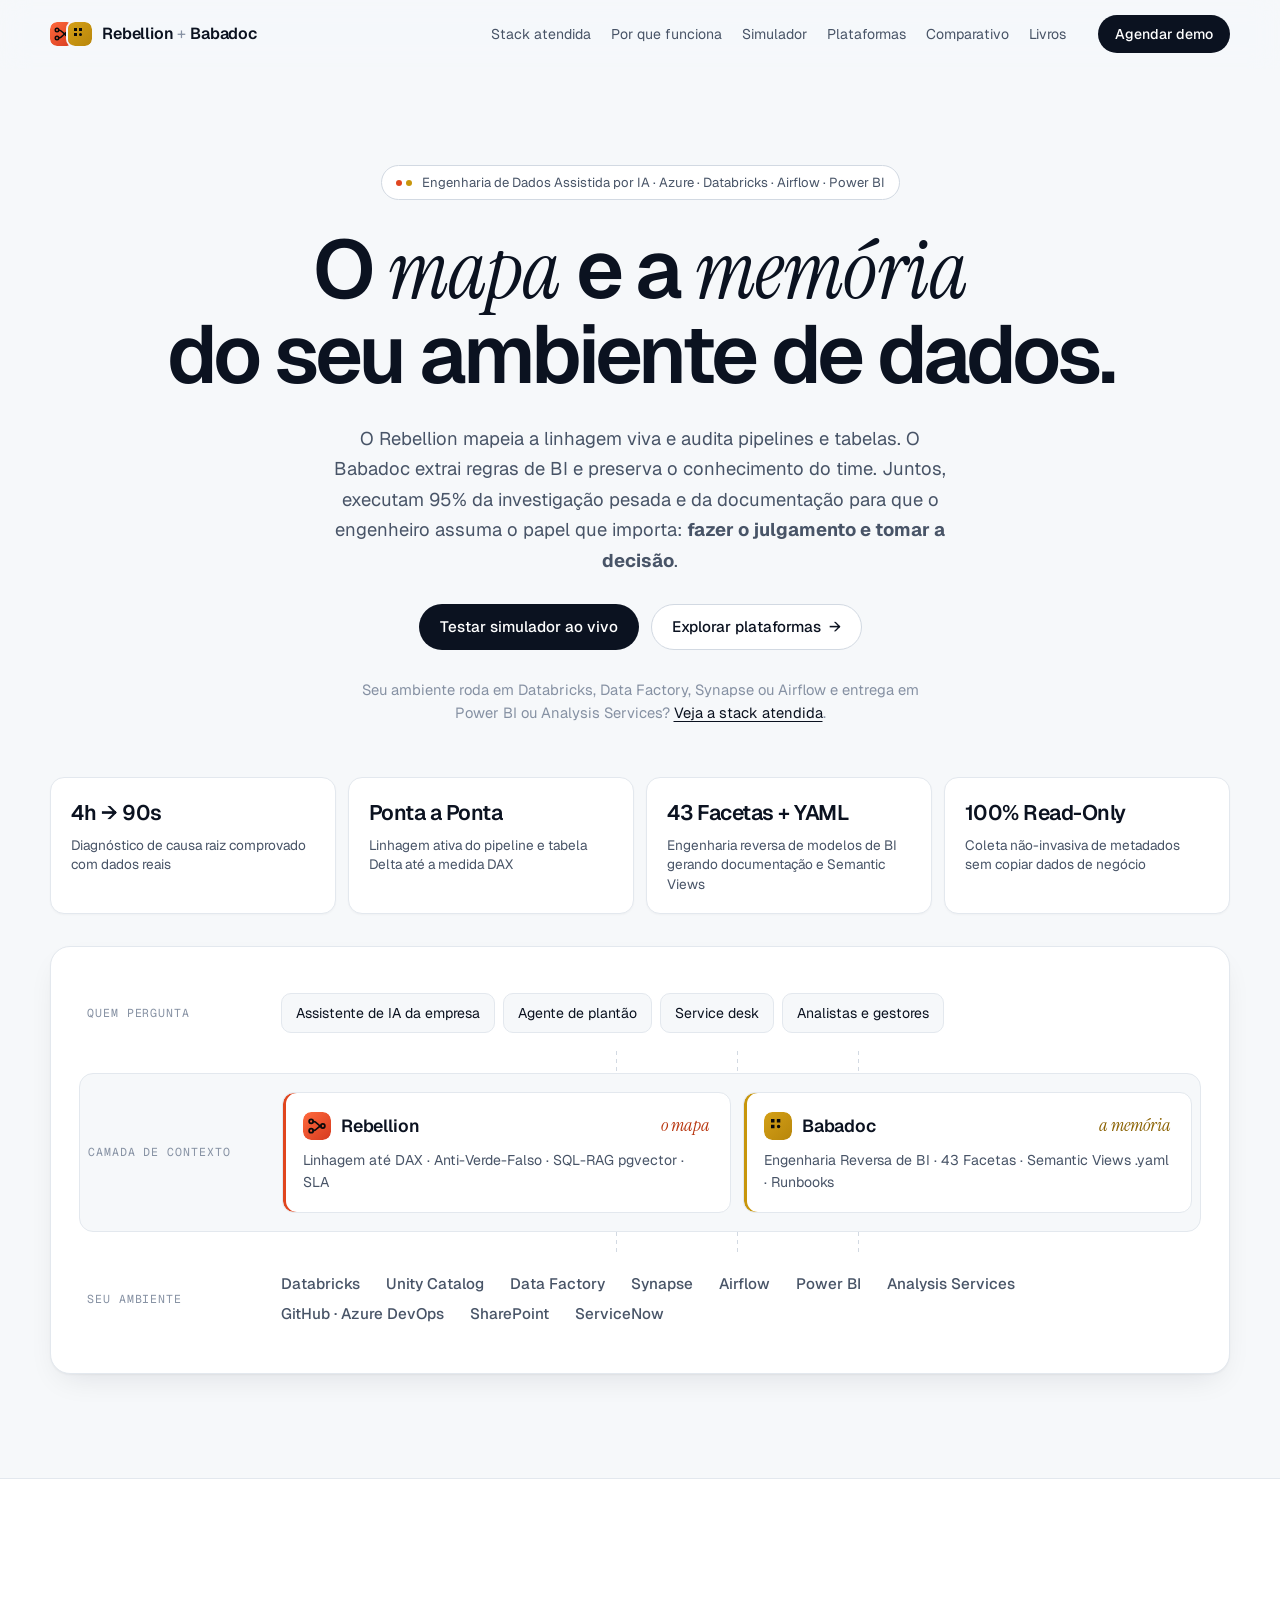
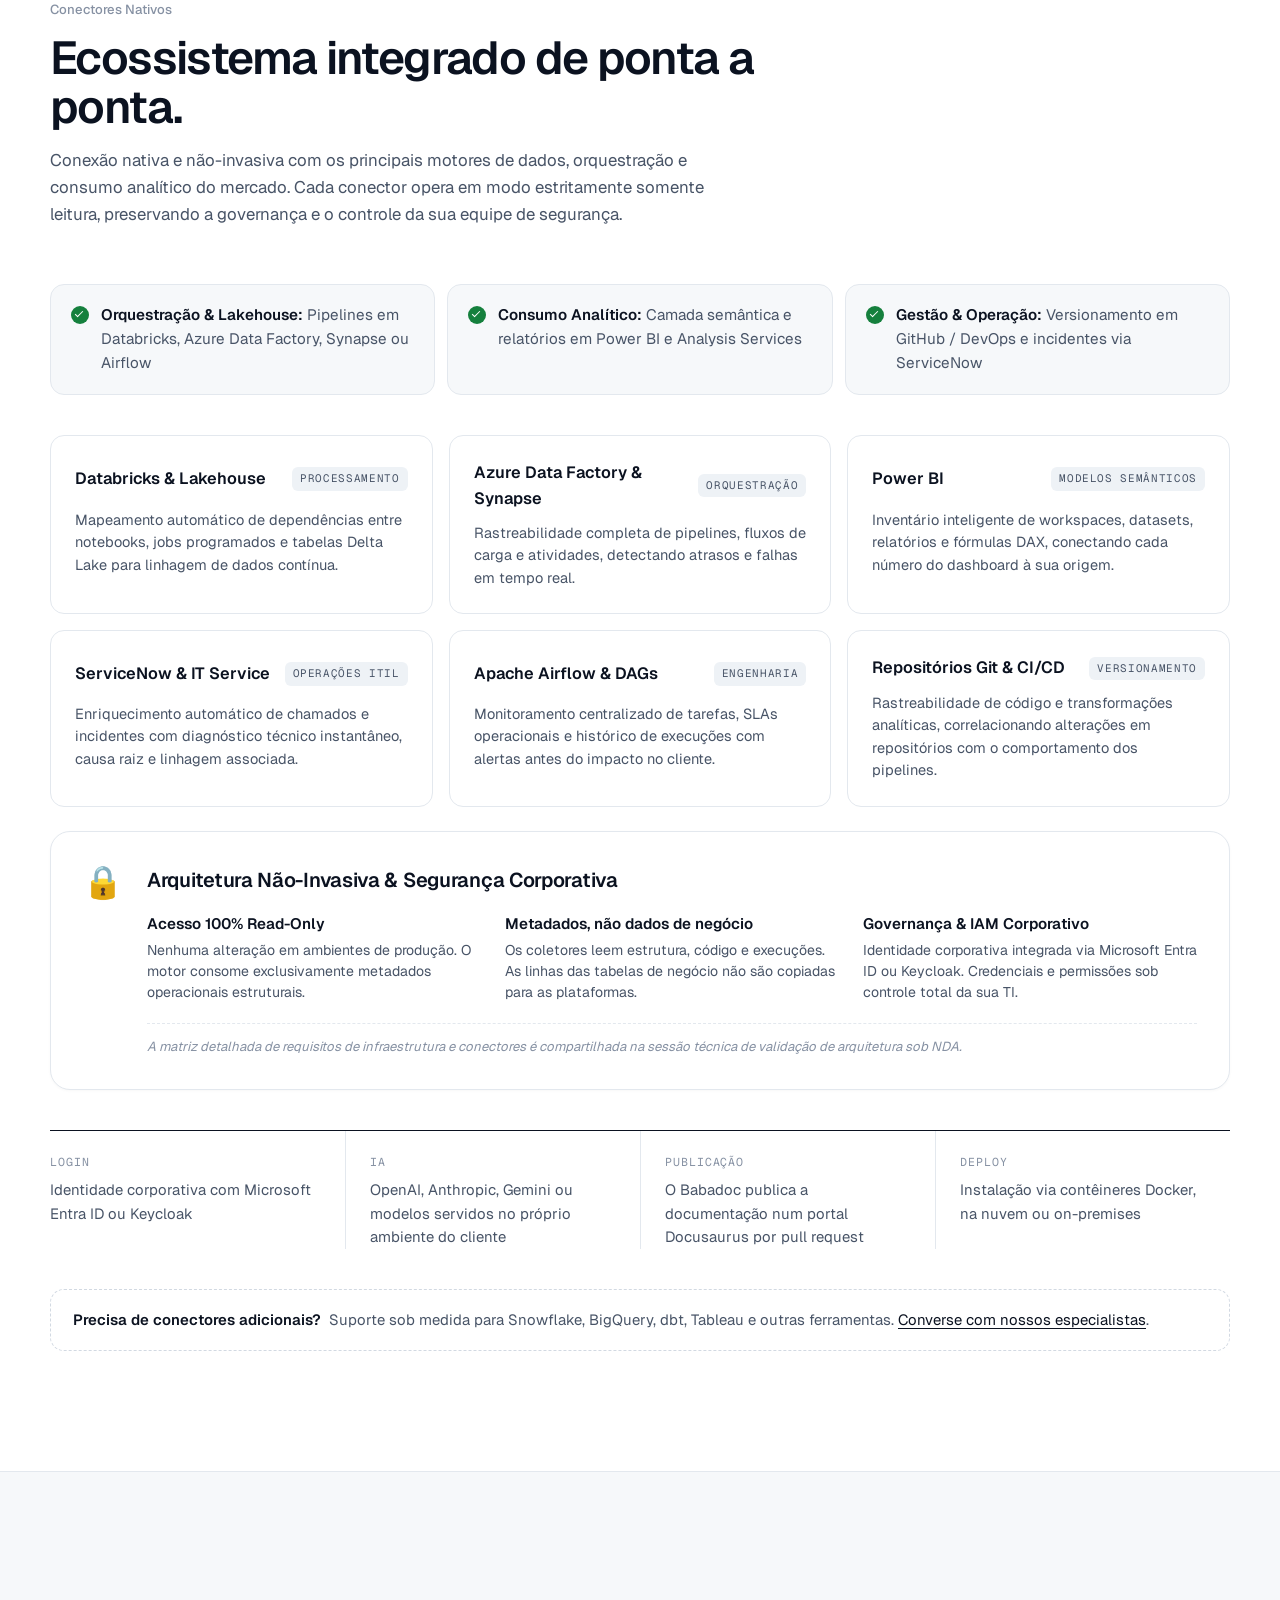
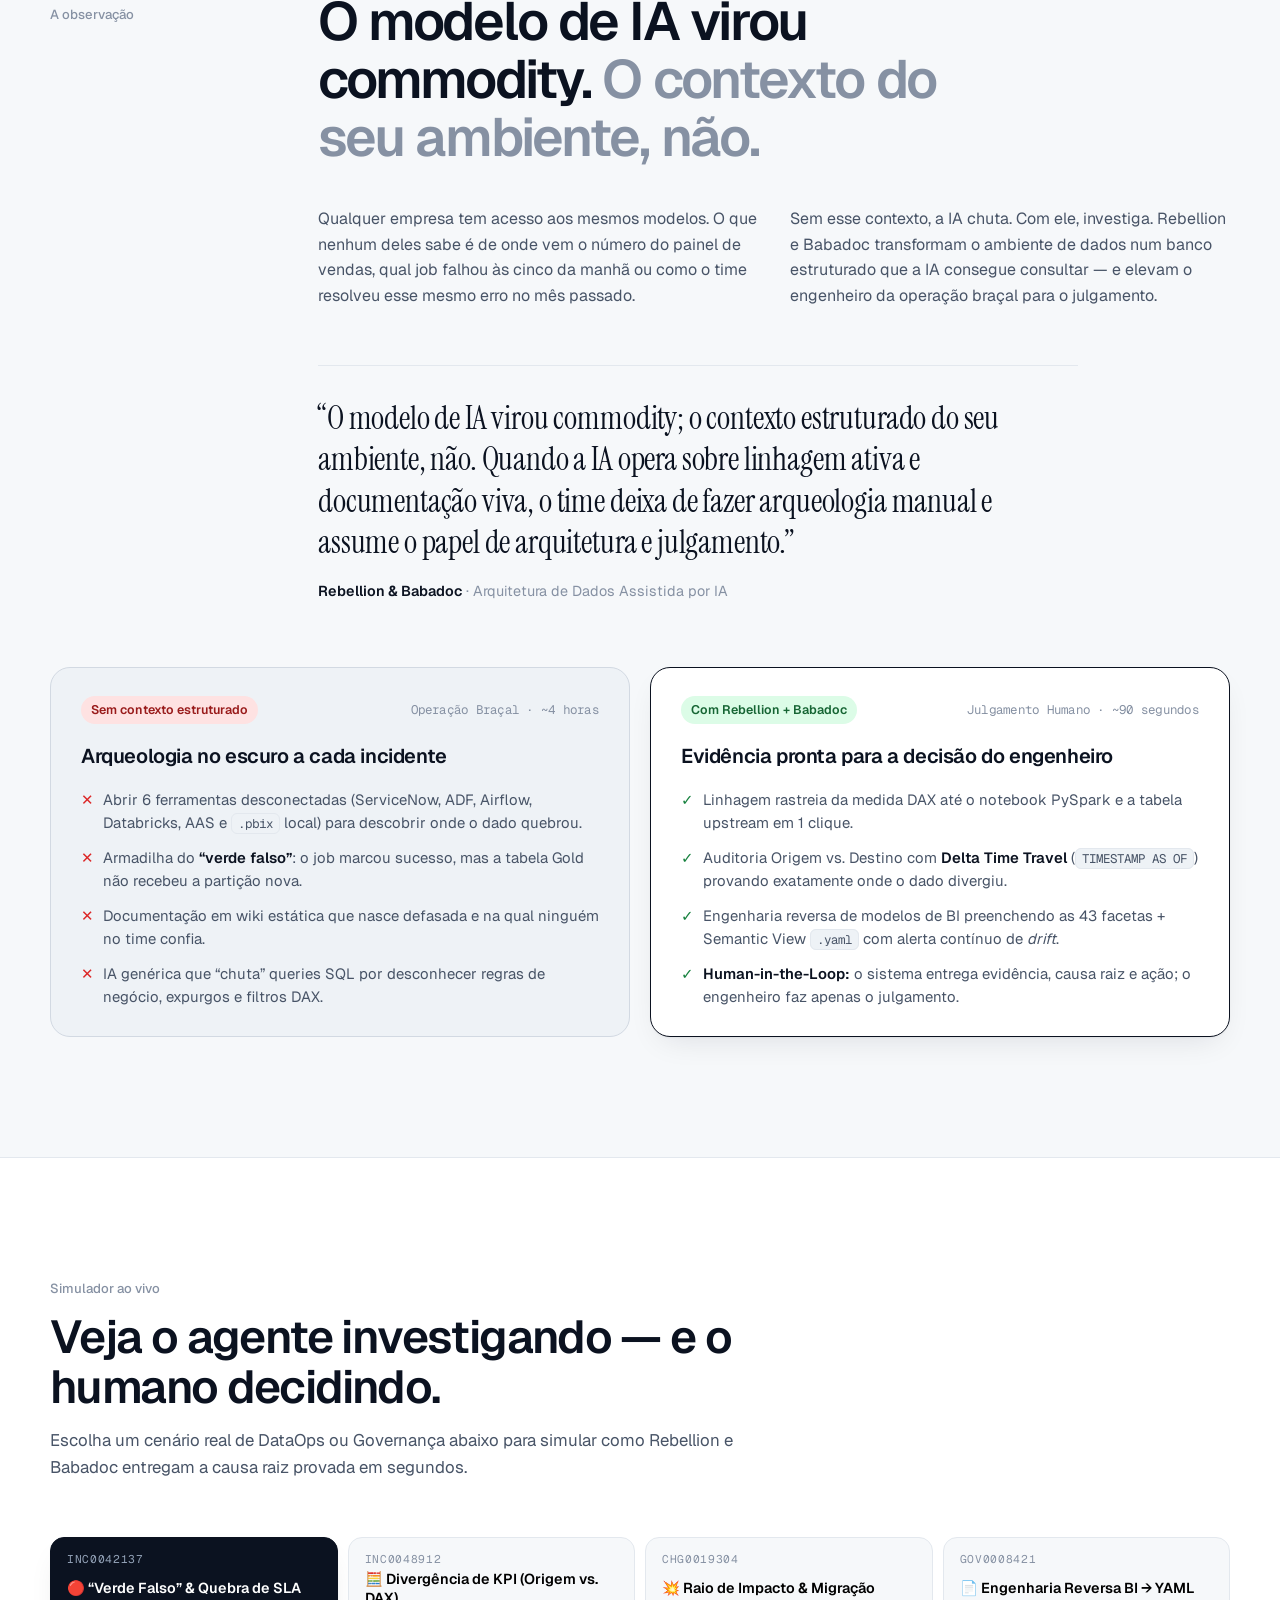
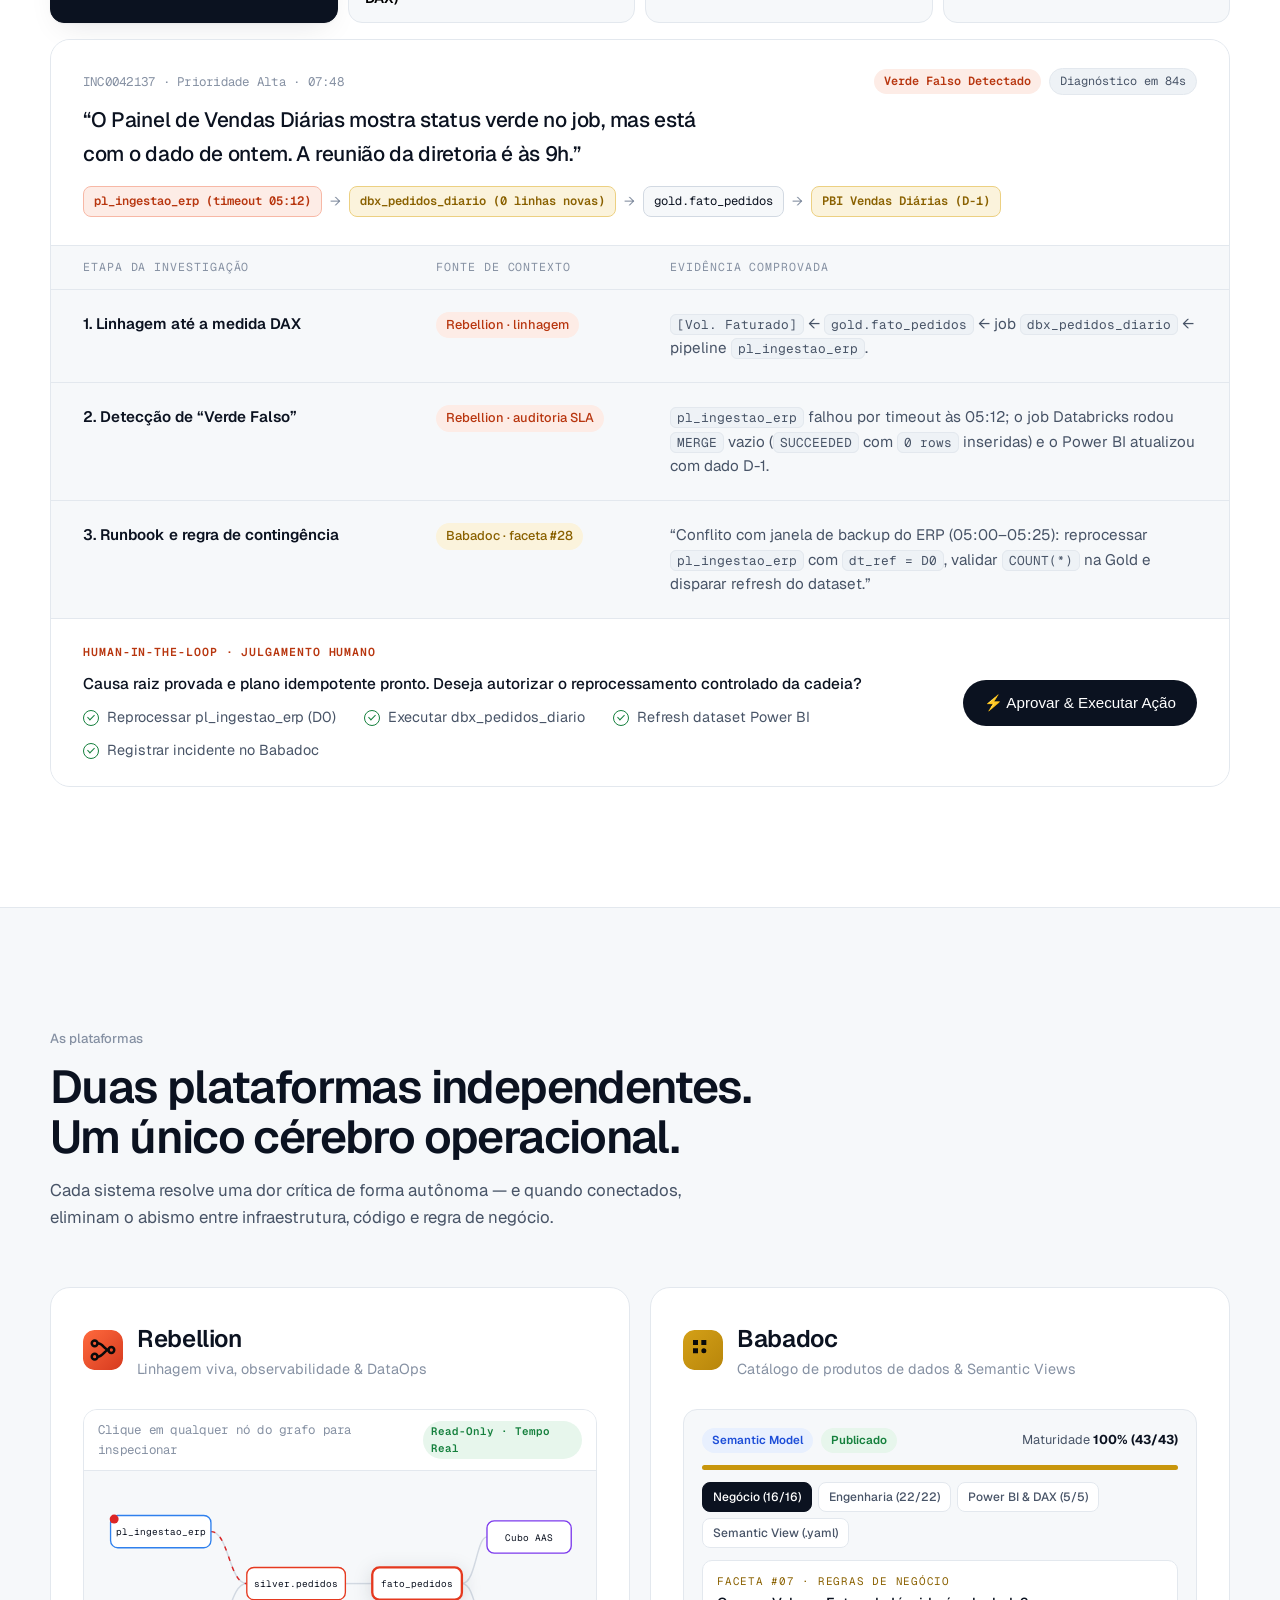
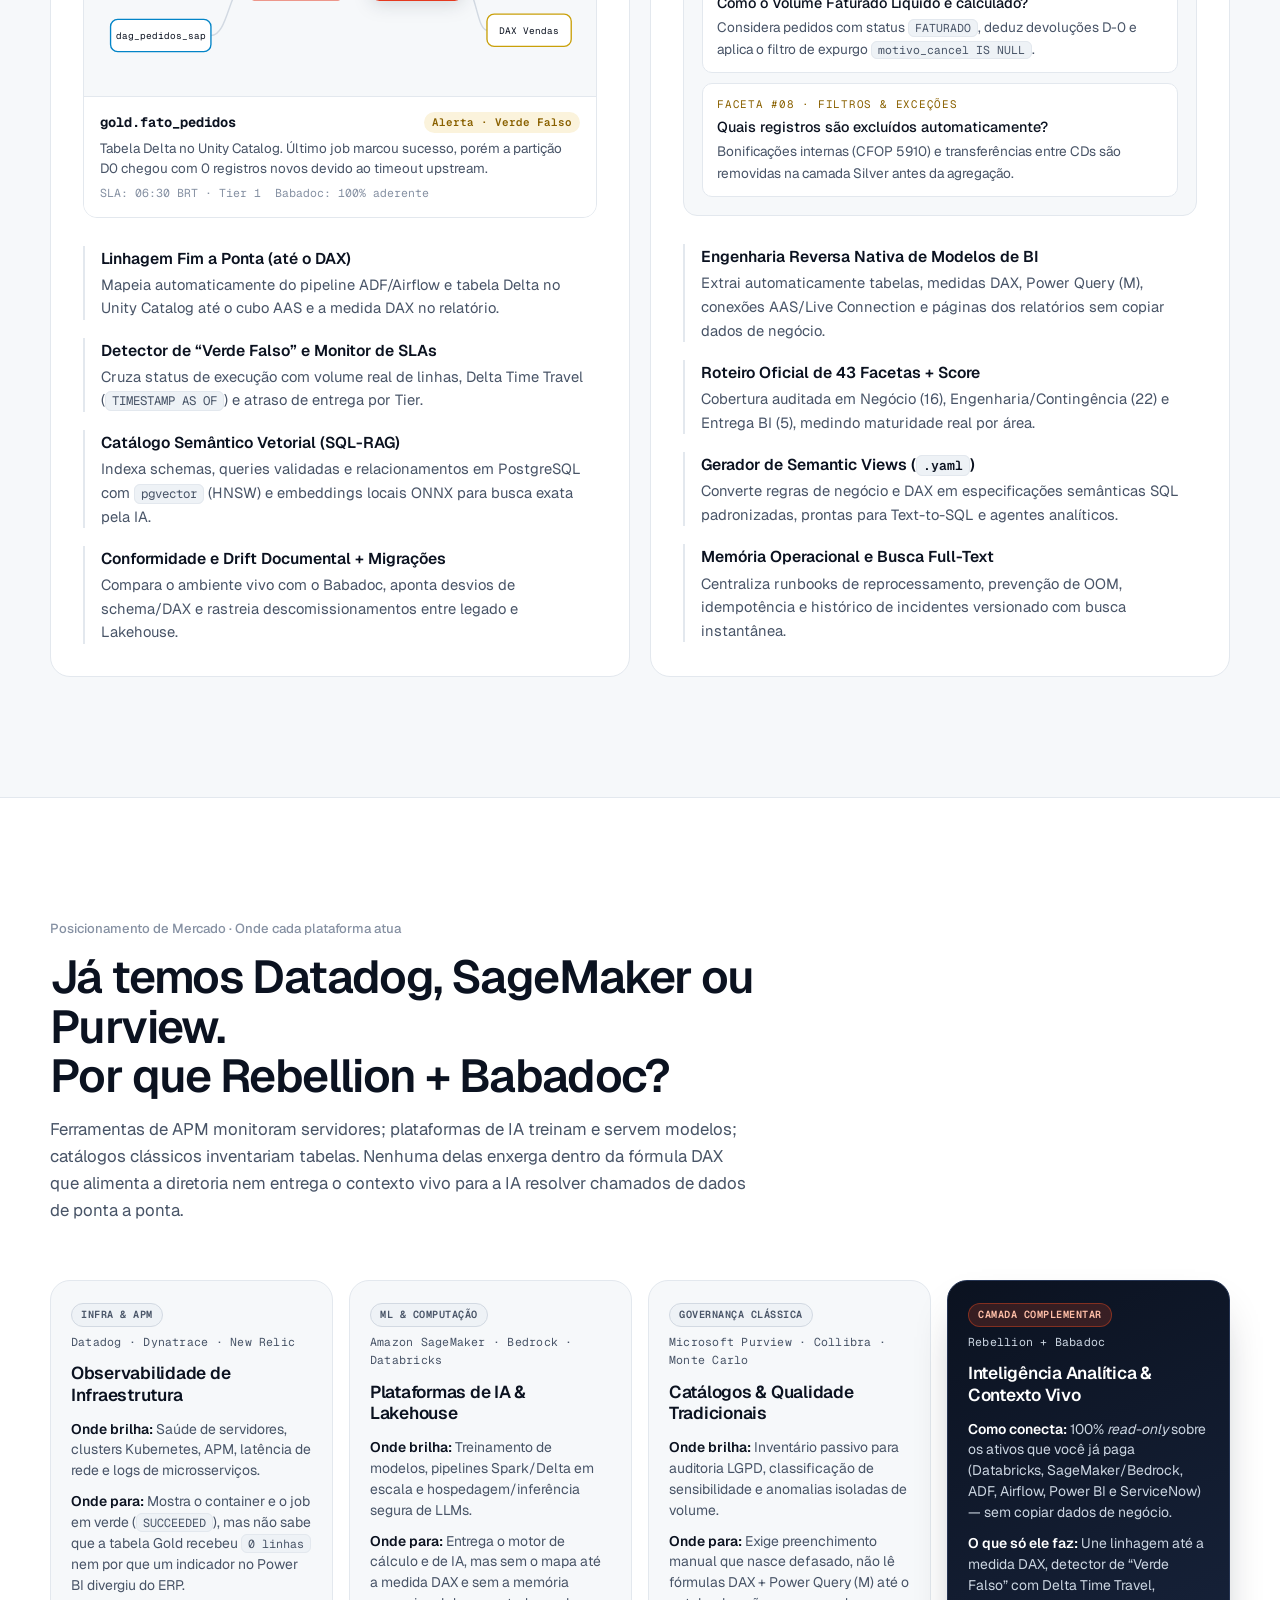
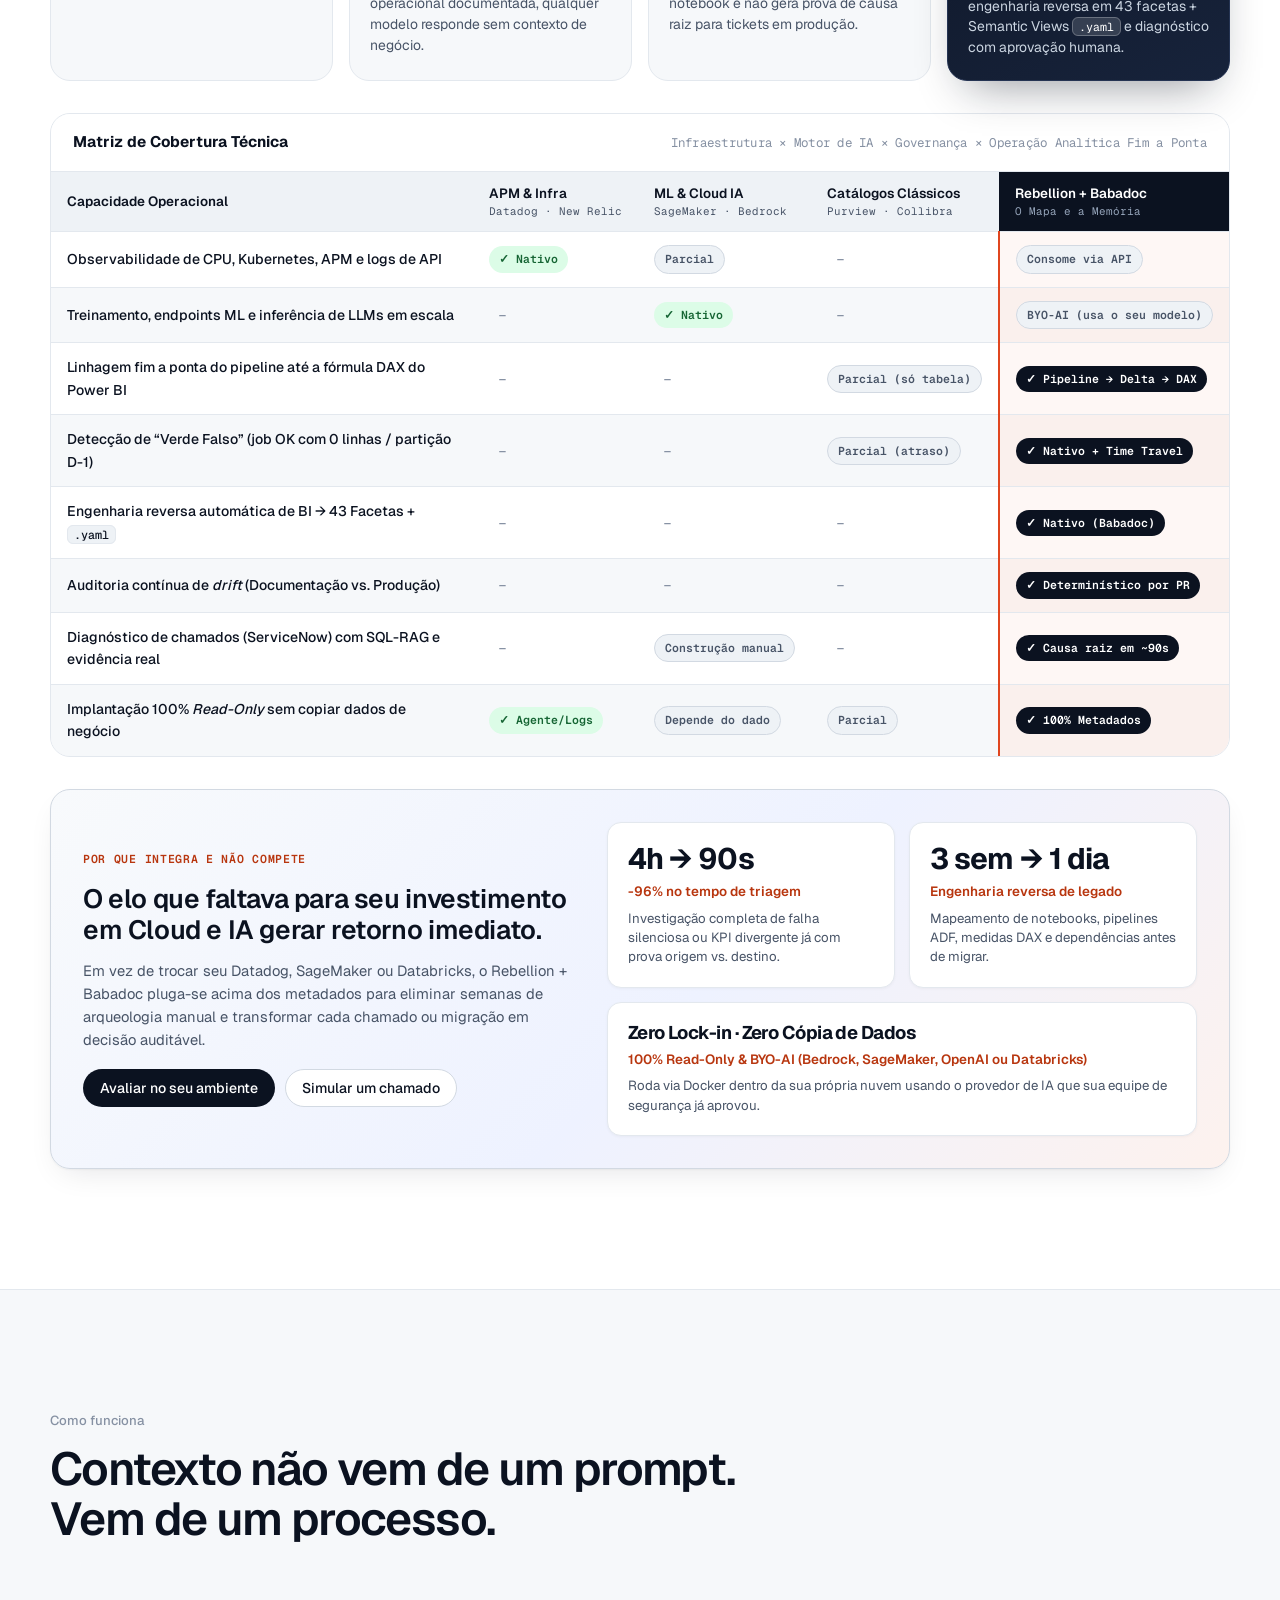
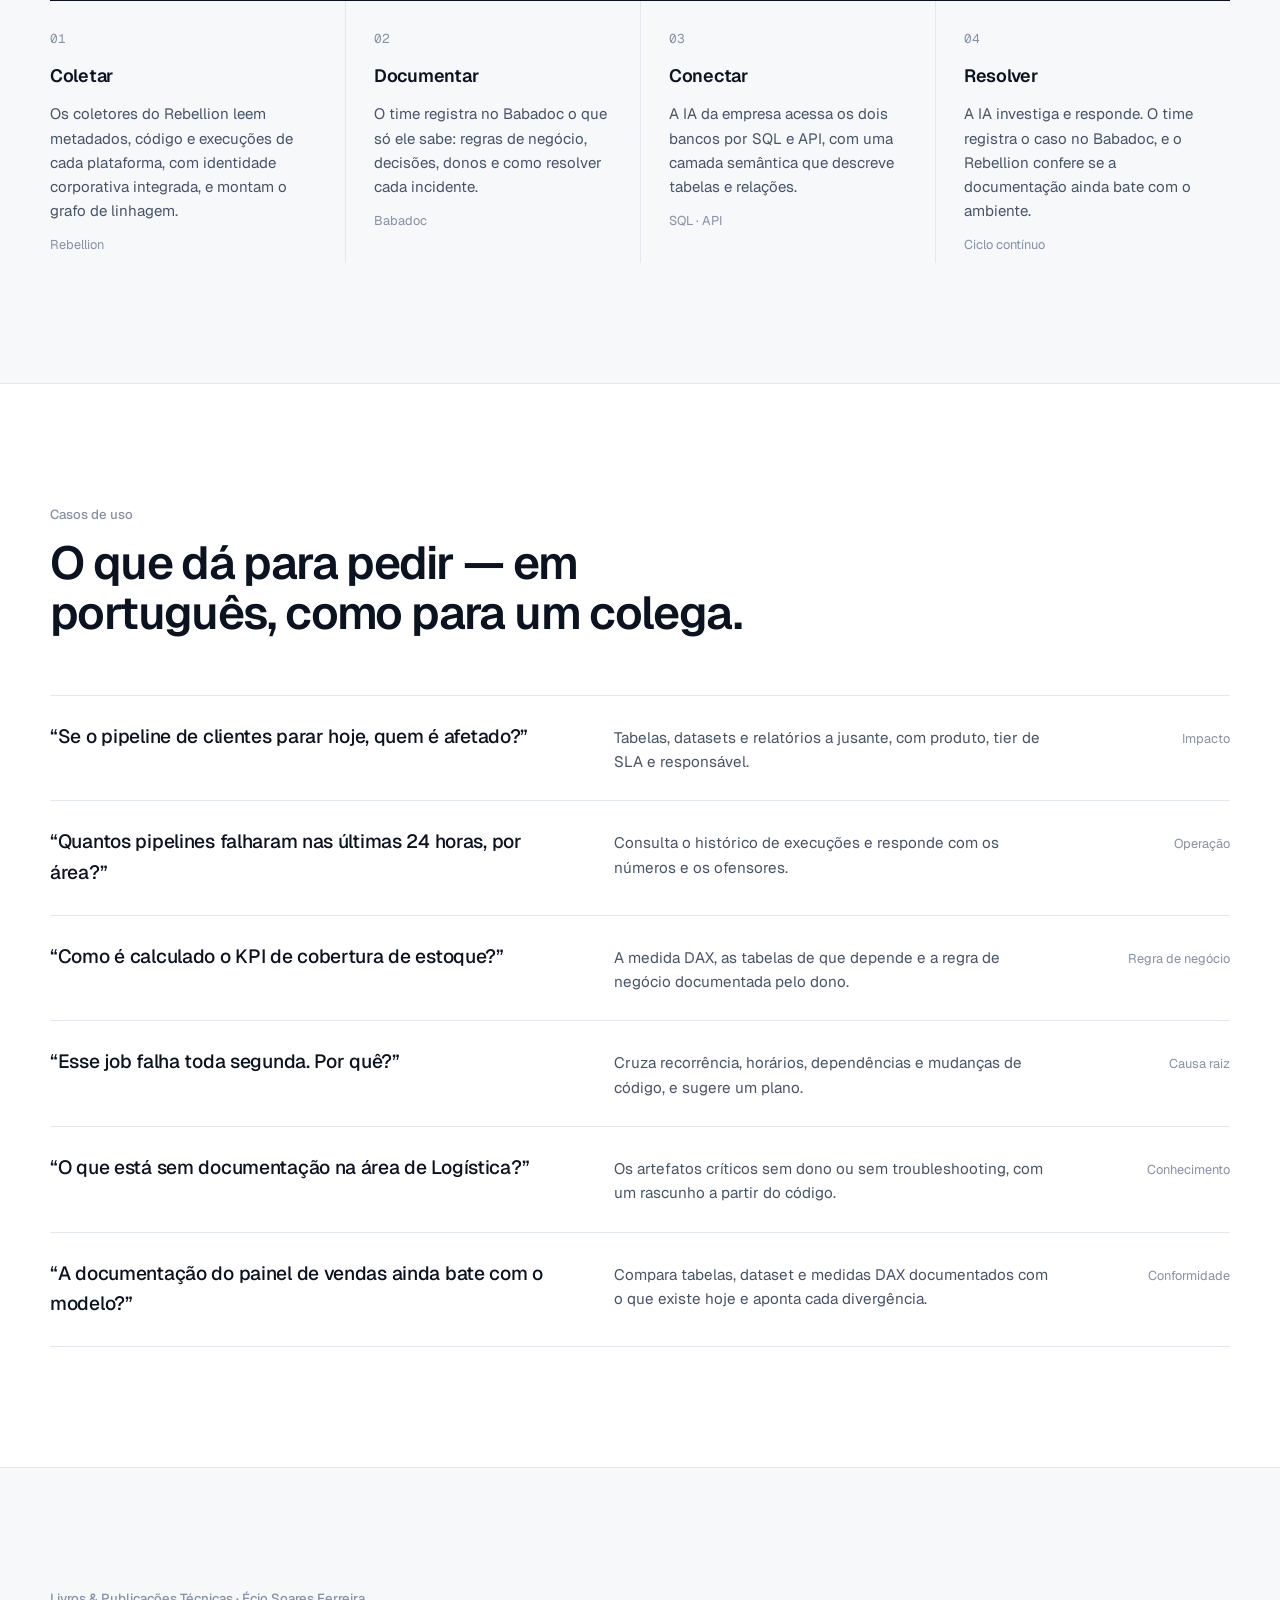
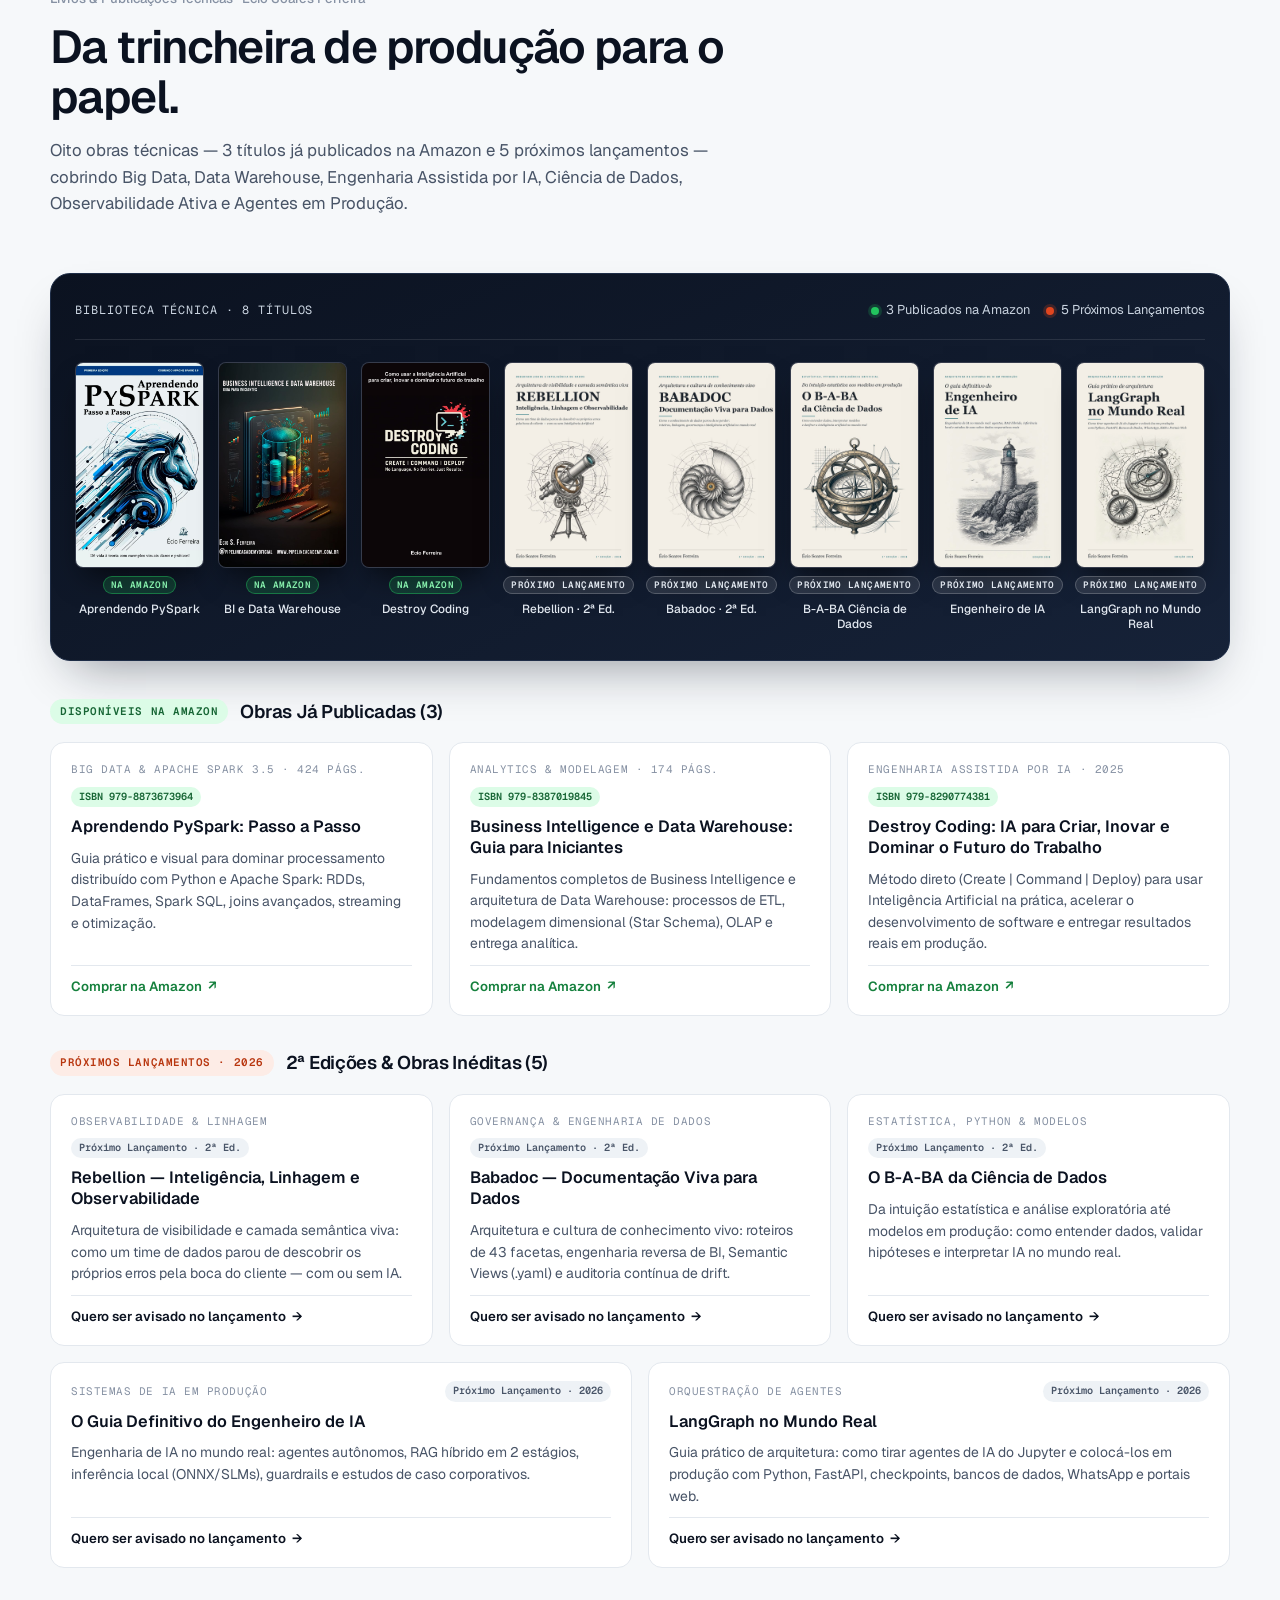
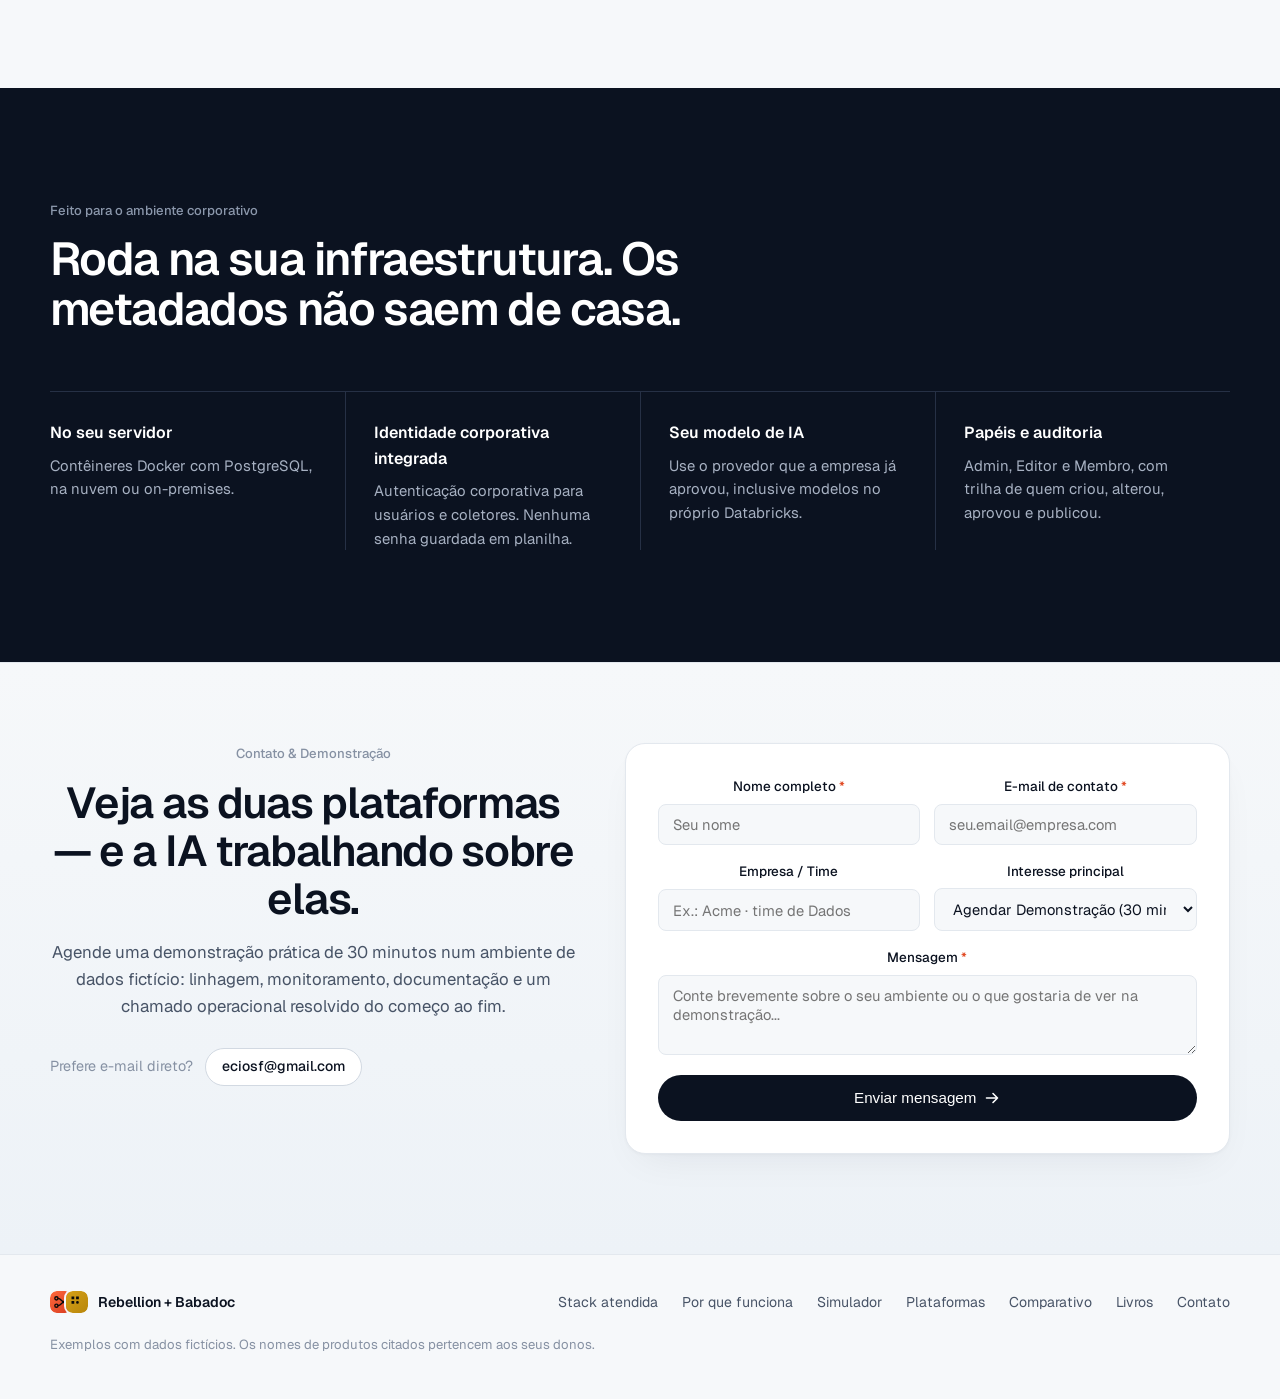
<file: index.html>
<!doctype html>
<html lang="pt-BR">
<head>
  <meta charset="utf-8" />
  <meta name="viewport" content="width=device-width, initial-scale=1" />
  <title>Rebellion + Babadoc</title>
  <meta name="description" content="Linhagem, observabilidade e documentação para times de dados em Azure, Databricks e Power BI. Rebellion mapeia e monitora o ambiente; Babadoc guarda o que o time sabe sobre ele." />
  <meta property="og:title" content="Rebellion + Babadoc — o mapa e a memória do seu ambiente de dados" />
  <meta property="og:description" content="Para times de dados em Azure, Databricks e Power BI: linhagem, observabilidade e documentação — o contexto que a sua IA precisa para resolver chamados." />
  <meta name="theme-color" content="#f6f8fa" />
  <link rel="icon" href="assets/rebellion-logo.svg" type="image/svg+xml" />
  <link rel="preconnect" href="https://fonts.googleapis.com" />
  <link rel="preconnect" href="https://fonts.gstatic.com" crossorigin />
  <link href="https://fonts.googleapis.com/css2?family=Geist:wght@400;500;600;700&family=Geist+Mono:wght@400;500&family=Instrument+Serif:ital@0;1&display=swap" rel="stylesheet" />
  <link rel="stylesheet" href="styles.css" />
  <!-- Microsoft Clarity -->
  <script type="text/javascript">
    (function(c,l,a,r,i,t,y){
        c[a]=c[a]||function(){(c[a].q=c[a].q||[]).push(arguments)};
        t=l.createElement(r);t.async=1;t.src="https://www.clarity.ms/tag/"+i;
        y=l.getElementsByTagName(r)[0];y.parentNode.insertBefore(t,y);
    })(window, document, "clarity", "script", "zfa1p1nax1");
  </script>
</head>
<body>
  <a class="skip" href="#conteudo">Pular para o conteúdo</a>

  <header class="nav" id="topo">
    <div class="wrap nav__inner">
      <a class="brand" href="#topo" aria-label="Rebellion + Babadoc, início">
        <span class="brand__marks">
          <img src="assets/rebellion-logo.svg" alt="" width="24" height="24" />
          <img src="assets/babadoc-logo.svg" alt="" width="24" height="24" />
        </span>
        <span>Rebellion <span class="brand__plus">+</span> Babadoc</span>
      </a>
      <nav class="nav__links" aria-label="Seções">
        <a href="#stack">Stack atendida</a>
        <a href="#observacao">Por que funciona</a>
        <a href="#exemplo">Simulador</a>
        <a href="#plataformas">Plataformas</a>
        <a href="#comparativo">Comparativo</a>
        <a href="#livros">Livros</a>
      </nav>
      <a class="btn btn--dark btn--sm" href="#contato">Agendar demo</a>
    </div>
  </header>

  <main id="conteudo">

    <!-- ================= HERO ================= -->
    <section class="hero">
      <div class="wrap hero__copy">
        <p class="kicker"><span class="kicker__dot"></span>Engenharia de Dados Assistida por IA · Azure · Databricks · Airflow · Power BI</p>
        <h1>O <em>mapa</em> e a <em>memória</em><br />do seu ambiente de dados.</h1>
        <p class="hero__lead">
          O Rebellion mapeia a linhagem viva e audita pipelines e tabelas. O Babadoc extrai regras de BI e preserva
          o conhecimento do time. Juntos, executam 95% da investigação pesada e da documentação para que o engenheiro
          assuma o papel que importa: <strong>fazer o julgamento e tomar a decisão</strong>.
        </p>
        <div class="hero__cta">
          <a class="btn btn--dark" href="#exemplo">Testar simulador ao vivo</a>
          <a class="btn btn--line" href="#plataformas">Explorar plataformas <span aria-hidden="true">→</span></a>
        </div>
        <p class="hero__fit">Seu ambiente roda em Databricks, Data Factory, Synapse ou Airflow e entrega em Power BI ou Analysis Services? <a href="#stack">Veja a stack atendida</a>.</p>
      </div>

      <!-- Métricas de impacto -->
      <div class="wrap">
        <ul class="hero__metrics" aria-label="Principais diferenciais da arquitetura">
          <li>
            <strong>4h → 90s</strong>
            <span>Diagnóstico de causa raiz comprovado com dados reais</span>
          </li>
          <li>
            <strong>Ponta a Ponta</strong>
            <span>Linhagem ativa do pipeline e tabela Delta até a medida DAX</span>
          </li>
          <li>
            <strong>43 Facetas + YAML</strong>
            <span>Engenharia reversa de modelos de BI gerando documentação e Semantic Views</span>
          </li>
          <li>
            <strong>100% Read-Only</strong>
            <span>Coleta não-invasiva de metadados sem copiar dados de negócio</span>
          </li>
        </ul>
      </div>

      <!-- Diagrama em camadas: quem pergunta → camada de contexto → ambiente -->
      <div class="wrap">
        <div class="stack" aria-label="Arquitetura: a IA consulta Rebellion e Babadoc, que leem o seu ambiente de dados">
          <div class="stack__row">
            <span class="stack__label">Quem pergunta</span>
            <div class="stack__items">
              <span class="chip">Assistente de IA da empresa</span>
              <span class="chip">Agente de plantão</span>
              <span class="chip">Service desk</span>
              <span class="chip">Analistas e gestores</span>
            </div>
          </div>
          <div class="stack__link" aria-hidden="true"><span></span><span></span><span></span></div>
          <div class="stack__row stack__row--core">
            <span class="stack__label">Camada de contexto</span>
            <div class="stack__core">
              <div class="tile tile--reb">
                <div class="tile__head"><img src="assets/rebellion-logo.svg" alt="" width="28" height="28" /><b>Rebellion</b><span>o mapa</span></div>
                <p>Linhagem até DAX · Anti-Verde-Falso · SQL-RAG pgvector · SLA</p>
              </div>
              <div class="tile tile--bab">
                <div class="tile__head"><img src="assets/babadoc-logo.svg" alt="" width="28" height="28" /><b>Babadoc</b><span>a memória</span></div>
                <p>Engenharia Reversa de BI · 43 Facetas · Semantic Views .yaml · Runbooks</p>
              </div>
            </div>
          </div>
          <div class="stack__link" aria-hidden="true"><span></span><span></span><span></span></div>
          <div class="stack__row">
            <span class="stack__label">Seu ambiente</span>
            <div class="stack__items stack__items--src">
              <span>Databricks</span><span>Unity Catalog</span><span>Data Factory</span><span>Synapse</span>
              <span>Airflow</span><span>Power BI</span><span>Analysis Services</span><span>GitHub · Azure DevOps</span>
              <span>SharePoint</span><span>ServiceNow</span>
            </div>
          </div>
        </div>
      </div>
    </section>


    <!-- ================= STACK ATENDIDA ================= -->
    <section class="section section--tint" id="stack">
      <div class="wrap">
        <div class="head">
          <p class="eyebrow">Conectores Nativos</p>
          <h2>Ecossistema integrado de ponta a ponta.</h2>
          <p class="head__lead">Conexão nativa e não-invasiva com os principais motores de dados, orquestração e consumo analítico do mercado. Cada conector opera em modo estritamente somente leitura, preservando a governança e o controle da sua equipe de segurança.</p>
        </div>

        <ul class="fit" aria-label="Sinais de que serve para você">
          <li><i aria-hidden="true"></i><span><b>Orquestração &amp; Lakehouse:</b> Pipelines em Databricks, Azure Data Factory, Synapse ou Airflow</span></li>
          <li><i aria-hidden="true"></i><span><b>Consumo Analítico:</b> Camada semântica e relatórios em Power BI e Analysis Services</span></li>
          <li><i aria-hidden="true"></i><span><b>Gestão &amp; Operação:</b> Versionamento em GitHub / DevOps e incidentes via ServiceNow</span></li>
        </ul>

        <!-- Grid de Conectores (Focado em Valor de Negócio, sem expor métodos internos de coleta) -->
        <div class="conn-grid">
          <article class="conn-card">
            <div class="conn-card__head">
              <b>Databricks &amp; Lakehouse</b>
              <span class="conn-badge">Processamento</span>
            </div>
            <p>Mapeamento automático de dependências entre notebooks, jobs programados e tabelas Delta Lake para linhagem de dados contínua.</p>
          </article>

          <article class="conn-card">
            <div class="conn-card__head">
              <b>Azure Data Factory &amp; Synapse</b>
              <span class="conn-badge">Orquestração</span>
            </div>
            <p>Rastreabilidade completa de pipelines, fluxos de carga e atividades, detectando atrasos e falhas em tempo real.</p>
          </article>

          <article class="conn-card">
            <div class="conn-card__head">
              <b>Power BI</b>
              <span class="conn-badge">Modelos Semânticos</span>
            </div>
            <p>Inventário inteligente de workspaces, datasets, relatórios e fórmulas DAX, conectando cada número do dashboard à sua origem.</p>
          </article>

          <article class="conn-card">
            <div class="conn-card__head">
              <b>ServiceNow &amp; IT Service</b>
              <span class="conn-badge">Operações ITIL</span>
            </div>
            <p>Enriquecimento automático de chamados e incidentes com diagnóstico técnico instantâneo, causa raiz e linhagem associada.</p>
          </article>

          <article class="conn-card">
            <div class="conn-card__head">
              <b>Apache Airflow &amp; DAGs</b>
              <span class="conn-badge">Engenharia</span>
            </div>
            <p>Monitoramento centralizado de tarefas, SLAs operacionais e histórico de execuções com alertas antes do impacto no cliente.</p>
          </article>

          <article class="conn-card">
            <div class="conn-card__head">
              <b>Repositórios Git &amp; CI/CD</b>
              <span class="conn-badge">Versionamento</span>
            </div>
            <p>Rastreabilidade de código e transformações analíticas, correlacionando alterações em repositórios com o comportamento dos pipelines.</p>
          </article>
        </div>

        <!-- Box de Segurança e Conformidade Não-Invasiva -->
        <div class="sec-box">
          <div class="sec-box__icon">🔒</div>
          <div class="sec-box__content">
            <h3>Arquitetura Não-Invasiva &amp; Segurança Corporativa</h3>
            <div class="sec-box__grid">
              <div>
                <b>Acesso 100% Read-Only</b>
                <p>Nenhuma alteração em ambientes de produção. O motor consome exclusivamente metadados operacionais estruturais.</p>
              </div>
              <div>
                <b>Metadados, não dados de negócio</b>
                <p>Os coletores leem estrutura, código e execuções. As linhas das tabelas de negócio não são copiadas para as plataformas.</p>
              </div>
              <div>
                <b>Governança &amp; IAM Corporativo</b>
                <p>Identidade corporativa integrada via Microsoft Entra ID ou Keycloak. Credenciais e permissões sob controle total da sua TI.</p>
              </div>
            </div>
            <p class="sec-box__note"><i>A matriz detalhada de requisitos de infraestrutura e conectores é compartilhada na sessão técnica de validação de arquitetura sob NDA.</i></p>
          </div>
        </div>

        <div class="integr">
          <div><span class="integr__k">Login</span><p>Identidade corporativa com Microsoft Entra ID ou Keycloak</p></div>
          <div><span class="integr__k">IA</span><p>OpenAI, Anthropic, Gemini ou modelos servidos no próprio ambiente do cliente</p></div>
          <div><span class="integr__k">Publicação</span><p>O Babadoc publica a documentação num portal Docusaurus por pull request</p></div>
          <div><span class="integr__k">Deploy</span><p>Instalação via contêineres Docker, na nuvem ou on-premises</p></div>
        </div>

        <p class="notyet"><b>Precisa de conectores adicionais?</b> Suporte sob medida para Snowflake, BigQuery, dbt, Tableau e outras ferramentas. <a href="#contato">Converse com nossos especialistas</a>.</p>
      </div>
    </section>

    <!-- ================= OBSERVAÇÃO ================= -->
    <section class="section" id="observacao">
      <div class="wrap split">
        <p class="eyebrow">A observação</p>
        <div>
          <h2 class="statement">O modelo de IA virou commodity. <span class="dim">O contexto do seu ambiente, não.</span></h2>
          <div class="cols">
            <p>Qualquer empresa tem acesso aos mesmos modelos. O que nenhum deles sabe é de onde vem o número do
              painel de vendas, qual job falhou às cinco da manhã ou como o time resolveu esse mesmo erro no mês passado.</p>
            <p>Sem esse contexto, a IA chuta. Com ele, investiga. Rebellion e Babadoc transformam o ambiente de dados
              num banco estruturado que a IA consegue consultar — e elevam o engenheiro da operação braçal para o julgamento.</p>
          </div>
          <!-- Citação institucional / Manifesto -->
          <figure class="quote">
            <blockquote>“O modelo de IA virou commodity; o contexto estruturado do seu ambiente, não. Quando a IA opera sobre linhagem ativa e documentação viva, o time deixa de fazer arqueologia manual e assume o papel de arquitetura e julgamento.”</blockquote>
            <figcaption><b>Rebellion &amp; Babadoc</b> · Arquitetura de Dados Assistida por IA</figcaption>
          </figure>
        </div>
      </div>

      <!-- Comparativo Antes vs. Depois -->
      <div class="wrap">
        <div class="compare-grid" aria-label="Comparativo entre operação manual e operação assistida por Rebellion e Babadoc">
          <article class="compare-card compare-card--old">
            <div class="compare-card__head">
              <span class="compare-badge compare-badge--old">Sem contexto estruturado</span>
              <span class="mono">Operação Braçal · ~4 horas</span>
            </div>
            <h3>Arqueologia no escuro a cada incidente</h3>
            <ul class="compare-list">
              <li>Abrir 6 ferramentas desconectadas (ServiceNow, ADF, Airflow, Databricks, AAS e <code>.pbix</code> local) para descobrir onde o dado quebrou.</li>
              <li>Armadilha do <b>“verde falso”</b>: o job marcou sucesso, mas a tabela Gold não recebeu a partição nova.</li>
              <li>Documentação em wiki estática que nasce defasada e na qual ninguém no time confia.</li>
              <li>IA genérica que “chuta” queries SQL por desconhecer regras de negócio, expurgos e filtros DAX.</li>
            </ul>
          </article>

          <article class="compare-card compare-card--new">
            <div class="compare-card__head">
              <span class="compare-badge compare-badge--new">Com Rebellion + Babadoc</span>
              <span class="mono">Julgamento Humano · ~90 segundos</span>
            </div>
            <h3>Evidência pronta para a decisão do engenheiro</h3>
            <ul class="compare-list">
              <li>Linhagem rastreia da medida DAX até o notebook PySpark e a tabela upstream em 1 clique.</li>
              <li>Auditoria Origem vs. Destino com <b>Delta Time Travel</b> (<code>TIMESTAMP AS OF</code>) provando exatamente onde o dado divergiu.</li>
              <li>Engenharia reversa de modelos de BI preenchendo as 43 facetas + Semantic View <code>.yaml</code> com alerta contínuo de <i>drift</i>.</li>
              <li><b>Human-in-the-Loop:</b> o sistema entrega evidência, causa raiz e ação; o engenheiro faz apenas o julgamento.</li>
            </ul>
          </article>
        </div>
      </div>
    </section>

    <!-- ================= SIMULADOR AO VIVO ================= -->
    <section class="section section--tint" id="exemplo">
      <div class="wrap">
        <div class="head">
          <p class="eyebrow">Simulador ao vivo</p>
          <h2>Veja o agente investigando — e o humano decidindo.</h2>
          <p class="head__lead">Escolha um cenário real de DataOps ou Governança abaixo para simular como Rebellion e Babadoc entregam a causa raiz provada em segundos.</p>
        </div>

        <div class="sim-cockpit" id="simCockpit">
          <div class="sim-tabs" role="tablist" aria-label="Cenários de investigação">
            <button type="button" class="sim-tab is-active" role="tab" aria-selected="true" data-scenario="sla">
              <span class="sim-tab__k">INC0042137</span>
              <b>🔴 “Verde Falso” &amp; Quebra de SLA</b>
            </button>
            <button type="button" class="sim-tab" role="tab" aria-selected="false" data-scenario="kpi">
              <span class="sim-tab__k">INC0048912</span>
              <b>🧮 Divergência de KPI (Origem vs. DAX)</b>
            </button>
            <button type="button" class="sim-tab" role="tab" aria-selected="false" data-scenario="impact">
              <span class="sim-tab__k">CHG0019304</span>
              <b>💥 Raio de Impacto &amp; Migração</b>
            </button>
            <button type="button" class="sim-tab" role="tab" aria-selected="false" data-scenario="semantic">
              <span class="sim-tab__k">GOV0008421</span>
              <b>📄 Engenharia Reversa BI → YAML</b>
            </button>
          </div>

          <div class="example" aria-live="polite">
            <div class="example__ticket">
              <div class="sim__ticket-top">
                <span class="mono" id="simMeta">INC0042137 · Prioridade Alta · 07:48</span>
                <div class="sim__badges">
                  <span class="sim__sev sim__sev--hot" id="simSeverity">Verde Falso Detectado</span>
                  <span class="sim__time" id="simTime">Diagnóstico em 84s</span>
                </div>
              </div>
              <p id="simTitle">“O Painel de Vendas Diárias mostra status verde no job, mas está com o dado de ontem. A reunião da diretoria é às 9h.”</p>
              <div class="sim__lineage" id="simLineage" aria-label="Nós percorridos na linhagem">
                <span class="sim__node is-hot">pl_ingestao_erp (timeout 05:12)</span>
                <span class="sim__arrow" aria-hidden="true">→</span>
                <span class="sim__node is-warn">dbx_pedidos_diario (0 linhas novas)</span>
                <span class="sim__arrow" aria-hidden="true">→</span>
                <span class="sim__node">gold.fato_pedidos</span>
                <span class="sim__arrow" aria-hidden="true">→</span>
                <span class="sim__node is-warn">PBI Vendas Diárias (D-1)</span>
              </div>
            </div>

            <div class="table" role="table" aria-label="Evidências coletadas para o julgamento humano">
              <div class="table__row table__row--head" role="row">
                <span role="columnheader">Etapa da investigação</span>
                <span role="columnheader">Fonte de contexto</span>
                <span role="columnheader">Evidência comprovada</span>
              </div>
              <div id="simTableBody">
                <div class="table__row" role="row">
                  <span role="cell"><b>1. Linhagem até a medida DAX</b></span>
                  <span role="cell"><span class="src src--reb">Rebellion · linhagem</span></span>
                  <span role="cell"><code>[Vol. Faturado]</code> ← <code>gold.fato_pedidos</code> ← job <code>dbx_pedidos_diario</code> ← pipeline <code>pl_ingestao_erp</code>.</span>
                </div>
                <div class="table__row" role="row">
                  <span role="cell"><b>2. Detecção de “Verde Falso”</b></span>
                  <span role="cell"><span class="src src--reb">Rebellion · auditoria SLA</span></span>
                  <span role="cell"><code>pl_ingestao_erp</code> falhou por timeout às 05:12; o job Databricks rodou <code>MERGE</code> vazio (<code>SUCCEEDED</code> com <code>0 rows</code> inseridas) e o Power BI atualizou com dado D-1.</span>
                </div>
                <div class="table__row" role="row">
                  <span role="cell"><b>3. Runbook e regra de contingência</b></span>
                  <span role="cell"><span class="src src--bab">Babadoc · faceta #28</span></span>
                  <span role="cell">“Conflito com janela de backup do ERP (05:00–05:25): reprocessar <code>pl_ingestao_erp</code> com <code>dt_ref = D0</code>, validar <code>COUNT(*)</code> na Gold e disparar refresh do dataset.”</span>
                </div>
              </div>
            </div>

            <div class="sim__hil" id="simHilBar">
              <div class="sim__hil-copy">
                <span class="sim__hil-tag">Human-in-the-Loop · Julgamento Humano</span>
                <p id="simHilSummary">Causa raiz provada e plano idempotente pronto. Deseja autorizar o reprocessamento controlado da cadeia?</p>
                <div class="timeline" id="simTimeline" aria-label="Plano de ação sugerido">
                  <span class="tl"><i></i>Reprocessar pl_ingestao_erp (D0)</span>
                  <span class="tl"><i></i>Executar dbx_pedidos_diario</span>
                  <span class="tl"><i></i>Refresh dataset Power BI</span>
                  <span class="tl"><i></i>Registrar incidente no Babadoc</span>
                </div>
              </div>
              <div class="sim__hil-action">
                <button type="button" class="btn btn--approve" id="simApproveBtn">⚡ Aprovar &amp; Executar Ação</button>
              </div>
            </div>
          </div>
        </div>
      </div>
    </section>

    <!-- ================= PLATAFORMAS ================= -->
    <section class="section" id="plataformas">
      <div class="wrap">
        <div class="head">
          <p class="eyebrow">As plataformas</p>
          <h2>Duas plataformas independentes. Um único cérebro operacional.</h2>
          <p class="head__lead">Cada sistema resolve uma dor crítica de forma autônoma — e quando conectados, eliminam o abismo entre infraestrutura, código e regra de negócio.</p>
        </div>

        <div class="products">
          <article class="product">
            <div class="product__top">
              <img src="assets/rebellion-logo.svg" alt="" width="40" height="40" />
              <div>
                <h3>Rebellion</h3>
                <p>Linhagem viva, observabilidade &amp; DataOps</p>
              </div>
            </div>
            <figure class="shot reb-explorer" aria-label="Explorador interativo de linhagem do Rebellion">
              <div class="reb-explorer__hint">
                <span class="mono">Clique em qualquer nó do grafo para inspecionar</span>
                <span class="reb-explorer__pill">Read-Only · Tempo Real</span>
              </div>
              <svg viewBox="0 0 540 220" role="img" aria-label="Grafo interativo de linhagem com 6 camadas do pipeline até o Power BI">
                <g class="edges">
                  <path d="M126 52 C146 52 146 110 166 110"/>
                  <path d="M126 168 C146 168 146 110 166 110"/>
                  <path d="M276 110 L306 110"/>
                  <path d="M406 110 C422 110 422 58 434 58"/>
                  <path d="M406 110 C422 110 422 162 434 162"/>
                  <path class="edge--hot" d="M126 52 C146 52 146 110 166 110"/>
                </g>
                <g class="node node--adf" data-node="adf" role="button" tabindex="0" aria-label="Inspecionar pipeline ADF pl_ingestao_erp">
                  <rect x="14" y="34" width="112" height="36" rx="8"/>
                  <text x="70" y="56">pl_ingestao_erp</text>
                  <circle class="fail" cx="18" cy="38" r="5"/>
                </g>
                <g class="node node--air" data-node="airflow" role="button" tabindex="0" aria-label="Inspecionar DAG Airflow dag_pedidos_sap">
                  <rect x="14" y="150" width="112" height="36" rx="8"/>
                  <text x="70" y="172">dag_pedidos_sap</text>
                </g>
                <g class="node node--dbx" data-node="silver" role="button" tabindex="0" aria-label="Inspecionar tabela Silver pedidos_limpos">
                  <rect x="166" y="92" width="110" height="36" rx="8"/>
                  <text x="221" y="114">silver.pedidos</text>
                </g>
                <g class="node node--dbx is-active" data-node="gold" role="button" tabindex="0" aria-label="Inspecionar tabela Gold fato_pedidos">
                  <rect x="306" y="92" width="100" height="36" rx="8"/>
                  <text x="356" y="114">fato_pedidos</text>
                </g>
                <g class="node node--aas" data-node="aas" role="button" tabindex="0" aria-label="Inspecionar cubo AAS Vendas Corporativas">
                  <rect x="434" y="40" width="94" height="36" rx="8"/>
                  <text x="481" y="62">Cubo AAS</text>
                </g>
                <g class="node node--pbi" data-node="pbi" role="button" tabindex="0" aria-label="Inspecionar medida DAX no Power BI">
                  <rect x="434" y="144" width="94" height="36" rx="8"/>
                  <text x="481" y="166">DAX Vendas</text>
                </g>
              </svg>
              <div class="reb-detail" id="rebNodeDetail" aria-live="polite">
                <div class="reb-detail__top">
                  <b id="rebDetailTitle">gold.fato_pedidos</b>
                  <span class="reb-status reb-status--warn" id="rebDetailStatus">Alerta · Verde Falso</span>
                </div>
                <p id="rebDetailDesc">Tabela Delta no Unity Catalog. Último job marcou sucesso, porém a partição D0 chegou com 0 registros novos devido ao timeout upstream.</p>
                <div class="reb-detail__meta">
                  <span id="rebDetailMeta1">SLA: 06:30 BRT · Tier 1</span>
                  <span id="rebDetailMeta2">Babadoc: 100% aderente</span>
                </div>
              </div>
            </figure>
            <ul class="caps">
              <li><b>Linhagem Fim a Ponta (até o DAX)</b><span>Mapeia automaticamente do pipeline ADF/Airflow e tabela Delta no Unity Catalog até o cubo AAS e a medida DAX no relatório.</span></li>
              <li><b>Detector de “Verde Falso” e Monitor de SLAs</b><span>Cruza status de execução com volume real de linhas, Delta Time Travel (<code>TIMESTAMP AS OF</code>) e atraso de entrega por Tier.</span></li>
              <li><b>Catálogo Semântico Vetorial (SQL-RAG)</b><span>Indexa schemas, queries validadas e relacionamentos em PostgreSQL com <code>pgvector</code> (HNSW) e embeddings locais ONNX para busca exata pela IA.</span></li>
              <li><b>Conformidade e Drift Documental + Migrações</b><span>Compara o ambiente vivo com o Babadoc, aponta desvios de schema/DAX e rastreia descomissionamentos entre legado e Lakehouse.</span></li>
            </ul>
          </article>

          <article class="product">
            <div class="product__top">
              <img src="assets/babadoc-logo.svg" alt="" width="40" height="40" />
              <div>
                <h3>Babadoc</h3>
                <p>Catálogo de produtos de dados &amp; Semantic Views</p>
              </div>
            </div>
            <figure class="shot shot--doc bab-explorer" aria-label="Explorador interativo de artefato e Semantic View do Babadoc">
              <div class="doc">
                <div class="doc__row">
                  <span class="pill">Semantic Model</span>
                  <span class="pill pill--ok">Publicado</span>
                  <span class="doc__score">Maturidade <b>100% (43/43)</b></span>
                </div>
                <div class="doc__bar"><span style="width:100%"></span></div>
                <div class="bab-tabs" role="tablist" aria-label="Dimensões do roteiro Babadoc">
                  <button type="button" class="bab-tab is-active" role="tab" aria-selected="true" data-tab="business">Negócio (16/16)</button>
                  <button type="button" class="bab-tab" role="tab" aria-selected="false" data-tab="technical">Engenharia (22/22)</button>
                  <button type="button" class="bab-tab" role="tab" aria-selected="false" data-tab="delivery">Power BI &amp; DAX (5/5)</button>
                  <button type="button" class="bab-tab" role="tab" aria-selected="false" data-tab="yaml">Semantic View (.yaml)</button>
                </div>
                <div class="bab-panel" id="babTabContent" aria-live="polite">
                  <div class="doc__q">
                    <span class="doc__k">Faceta #07 · Regras de Negócio</span>
                    <p>Como o Volume Faturado Líquido é calculado?</p>
                    <span>Considera pedidos com status <code>FATURADO</code>, deduz devoluções D-0 e aplica o filtro de expurgo <code>motivo_cancel IS NULL</code>.</span>
                  </div>
                  <div class="doc__q">
                    <span class="doc__k">Faceta #08 · Filtros &amp; Exceções</span>
                    <p>Quais registros são excluídos automaticamente?</p>
                    <span>Bonificações internas (CFOP 5910) e transferências entre CDs são removidas na camada Silver antes da agregação.</span>
                  </div>
                </div>
              </div>
            </figure>
            <ul class="caps">
              <li><b>Engenharia Reversa Nativa de Modelos de BI</b><span>Extrai automaticamente tabelas, medidas DAX, Power Query (M), conexões AAS/Live Connection e páginas dos relatórios sem copiar dados de negócio.</span></li>
              <li><b>Roteiro Oficial de 43 Facetas + Score</b><span>Cobertura auditada em Negócio (16), Engenharia/Contingência (22) e Entrega BI (5), medindo maturidade real por área.</span></li>
              <li><b>Gerador de Semantic Views (<code>.yaml</code>)</b><span>Converte regras de negócio e DAX em especificações semânticas SQL padronizadas, prontas para Text-to-SQL e agentes analíticos.</span></li>
              <li><b>Memória Operacional e Busca Full-Text</b><span>Centraliza runbooks de reprocessamento, prevenção de OOM, idempotência e histórico de incidentes versionado com busca instantânea.</span></li>
            </ul>
          </article>
        </div>
      </div>
    </section>

    <!-- ================= COMPARATIVO DE MERCADO ================= -->
    <section class="section section--tint" id="comparativo">
      <div class="wrap">
        <div class="head">
          <p class="eyebrow">Posicionamento de Mercado · Onde cada plataforma atua</p>
          <h2>Já temos Datadog, SageMaker ou Purview.<br />Por que Rebellion + Babadoc?</h2>
          <p class="head__lead">Ferramentas de APM monitoram servidores; plataformas de IA treinam e servem modelos; catálogos clássicos inventariam tabelas. Nenhuma delas enxerga dentro da fórmula DAX que alimenta a diretoria nem entrega o contexto vivo para a IA resolver chamados de dados de ponta a ponta.</p>
        </div>

        <!-- 4 Categorias Lado a Lado -->
        <div class="mkt-grid" aria-label="Comparativo entre categorias de plataformas do mercado e o combo Rebellion + Babadoc">
          <article class="mkt-card">
            <div class="mkt-card__top">
              <span class="mkt-card__tag">Infra &amp; APM</span>
              <span class="mono">Datadog · Dynatrace · New Relic</span>
            </div>
            <h3>Observabilidade de Infraestrutura</h3>
            <ul class="mkt-card__points">
              <li><b>Onde brilha:</b> Saúde de servidores, clusters Kubernetes, APM, latência de rede e logs de microsserviços.</li>
              <li><b>Onde para:</b> Mostra o container e o job em verde (<code>SUCCEEDED</code>), mas não sabe que a tabela Gold recebeu <code>0 linhas</code> nem por que um indicador no Power BI divergiu do ERP.</li>
            </ul>
          </article>

          <article class="mkt-card">
            <div class="mkt-card__top">
              <span class="mkt-card__tag">ML &amp; Computação</span>
              <span class="mono">Amazon SageMaker · Bedrock · Databricks</span>
            </div>
            <h3>Plataformas de IA &amp; Lakehouse</h3>
            <ul class="mkt-card__points">
              <li><b>Onde brilha:</b> Treinamento de modelos, pipelines Spark/Delta em escala e hospedagem/inferência segura de LLMs.</li>
              <li><b>Onde para:</b> Entrega o motor de cálculo e de IA, mas sem o mapa até a medida DAX e sem a memória operacional documentada, qualquer modelo responde sem contexto de negócio.</li>
            </ul>
          </article>

          <article class="mkt-card">
            <div class="mkt-card__top">
              <span class="mkt-card__tag">Governança Clássica</span>
              <span class="mono">Microsoft Purview · Collibra · Monte Carlo</span>
            </div>
            <h3>Catálogos &amp; Qualidade Tradicionais</h3>
            <ul class="mkt-card__points">
              <li><b>Onde brilha:</b> Inventário passivo para auditoria LGPD, classificação de sensibilidade e anomalias isoladas de volume.</li>
              <li><b>Onde para:</b> Exige preenchimento manual que nasce defasado, não lê fórmulas DAX + Power Query (M) até o notebook e não gera prova de causa raiz para tickets em produção.</li>
            </ul>
          </article>

          <article class="mkt-card mkt-card--combo">
            <div class="mkt-card__top">
              <span class="mkt-card__tag mkt-card__tag--combo">Camada Complementar</span>
              <span class="mono">Rebellion + Babadoc</span>
            </div>
            <h3>Inteligência Analítica &amp; Contexto Vivo</h3>
            <ul class="mkt-card__points">
              <li><b>Como conecta:</b> 100% <i>read-only</i> sobre os ativos que você já paga (Databricks, SageMaker/Bedrock, ADF, Airflow, Power BI e ServiceNow) — sem copiar dados de negócio.</li>
              <li><b>O que só ele faz:</b> Une linhagem até a medida DAX, detector de “Verde Falso” com Delta Time Travel, engenharia reversa em 43 facetas + Semantic Views <code>.yaml</code> e diagnóstico com aprovação humana.</li>
            </ul>
          </article>
        </div>

        <!-- Matriz Comparativa de Capacidades -->
        <div class="comp-matrix-wrap">
          <div class="comp-matrix__bar">
            <b>Matriz de Cobertura Técnica</b>
            <span class="mono">Infraestrutura × Motor de IA × Governança × Operação Analítica Fim a Ponta</span>
          </div>
          <div class="comp-matrix-scroll">
            <table class="comp-matrix" aria-label="Matriz detalhada de capacidades entre Datadog, Amazon SageMaker, catálogos clássicos e Rebellion + Babadoc">
              <thead>
                <tr>
                  <th scope="col">Capacidade Operacional</th>
                  <th scope="col">APM &amp; Infra<br /><span class="th-sub">Datadog · New Relic</span></th>
                  <th scope="col">ML &amp; Cloud IA<br /><span class="th-sub">SageMaker · Bedrock</span></th>
                  <th scope="col">Catálogos Clássicos<br /><span class="th-sub">Purview · Collibra</span></th>
                  <th scope="col" class="th-highlight">Rebellion + Babadoc<br /><span class="th-sub">O Mapa e a Memória</span></th>
                </tr>
              </thead>
              <tbody>
                <tr>
                  <td><b>Observabilidade de CPU, Kubernetes, APM e logs de API</b></td>
                  <td><span class="cm-badge cm-badge--ok">✓ Nativo</span></td>
                  <td><span class="cm-badge cm-badge--mid">Parcial</span></td>
                  <td><span class="cm-badge cm-badge--no">—</span></td>
                  <td class="td-highlight"><span class="cm-badge cm-badge--mid">Consome via API</span></td>
                </tr>
                <tr>
                  <td><b>Treinamento, endpoints ML e inferência de LLMs em escala</b></td>
                  <td><span class="cm-badge cm-badge--no">—</span></td>
                  <td><span class="cm-badge cm-badge--ok">✓ Nativo</span></td>
                  <td><span class="cm-badge cm-badge--no">—</span></td>
                  <td class="td-highlight"><span class="cm-badge cm-badge--mid">BYO-AI (usa o seu modelo)</span></td>
                </tr>
                <tr>
                  <td><b>Linhagem fim a ponta do pipeline até a fórmula DAX do Power BI</b></td>
                  <td><span class="cm-badge cm-badge--no">—</span></td>
                  <td><span class="cm-badge cm-badge--no">—</span></td>
                  <td><span class="cm-badge cm-badge--mid">Parcial (só tabela)</span></td>
                  <td class="td-highlight"><span class="cm-badge cm-badge--hero">✓ Pipeline → Delta → DAX</span></td>
                </tr>
                <tr>
                  <td><b>Detecção de “Verde Falso” (job OK com 0 linhas / partição D-1)</b></td>
                  <td><span class="cm-badge cm-badge--no">—</span></td>
                  <td><span class="cm-badge cm-badge--no">—</span></td>
                  <td><span class="cm-badge cm-badge--mid">Parcial (atraso)</span></td>
                  <td class="td-highlight"><span class="cm-badge cm-badge--hero">✓ Nativo + Time Travel</span></td>
                </tr>
                <tr>
                  <td><b>Engenharia reversa automática de BI → 43 Facetas + <code>.yaml</code></b></td>
                  <td><span class="cm-badge cm-badge--no">—</span></td>
                  <td><span class="cm-badge cm-badge--no">—</span></td>
                  <td><span class="cm-badge cm-badge--no">—</span></td>
                  <td class="td-highlight"><span class="cm-badge cm-badge--hero">✓ Nativo (Babadoc)</span></td>
                </tr>
                <tr>
                  <td><b>Auditoria contínua de <i>drift</i> (Documentação vs. Produção)</b></td>
                  <td><span class="cm-badge cm-badge--no">—</span></td>
                  <td><span class="cm-badge cm-badge--no">—</span></td>
                  <td><span class="cm-badge cm-badge--no">—</span></td>
                  <td class="td-highlight"><span class="cm-badge cm-badge--hero">✓ Determinístico por PR</span></td>
                </tr>
                <tr>
                  <td><b>Diagnóstico de chamados (ServiceNow) com SQL-RAG e evidência real</b></td>
                  <td><span class="cm-badge cm-badge--no">—</span></td>
                  <td><span class="cm-badge cm-badge--mid">Construção manual</span></td>
                  <td><span class="cm-badge cm-badge--no">—</span></td>
                  <td class="td-highlight"><span class="cm-badge cm-badge--hero">✓ Causa raiz em ~90s</span></td>
                </tr>
                <tr>
                  <td><b>Implantação 100% <i>Read-Only</i> sem copiar dados de negócio</b></td>
                  <td><span class="cm-badge cm-badge--ok">✓ Agente/Logs</span></td>
                  <td><span class="cm-badge cm-badge--mid">Depende do dado</span></td>
                  <td><span class="cm-badge cm-badge--mid">Parcial</span></td>
                  <td class="td-highlight"><span class="cm-badge cm-badge--hero">✓ 100% Metadados</span></td>
                </tr>
              </tbody>
            </table>
          </div>
        </div>

        <!-- Faixa Executiva de Impacto / ROI para Parceiros e Engenharia -->
        <div class="roi-strip" aria-label="Impacto operacional para times e parceiros de modernização">
          <div class="roi-strip__copy">
            <span class="roi-strip__eyebrow">Por que integra e não compete</span>
            <h3>O elo que faltava para seu investimento em Cloud e IA gerar retorno imediato.</h3>
            <p>Em vez de trocar seu Datadog, SageMaker ou Databricks, o Rebellion + Babadoc pluga-se acima dos metadados para eliminar semanas de arqueologia manual e transformar cada chamado ou migração em decisão auditável.</p>
            <div class="roi-strip__actions">
              <a href="#contato" class="btn btn--dark btn--sm">Avaliar no seu ambiente</a>
              <a href="#exemplo" class="btn btn--line btn--sm">Simular um chamado</a>
            </div>
          </div>

          <div class="roi-cards">
            <div class="roi-card">
              <strong>4h → 90s</strong>
              <span class="roi-card__kpi">-96% no tempo de triagem</span>
              <p>Investigação completa de falha silenciosa ou KPI divergente já com prova origem vs. destino.</p>
            </div>
            <div class="roi-card">
              <strong>3 sem → 1 dia</strong>
              <span class="roi-card__kpi">Engenharia reversa de legado</span>
              <p>Mapeamento de notebooks, pipelines ADF, medidas DAX e dependências antes de migrar.</p>
            </div>
            <div class="roi-card roi-card--wide">
              <strong>Zero Lock-in · Zero Cópia de Dados</strong>
              <span class="roi-card__kpi">100% Read-Only &amp; BYO-AI (Bedrock, SageMaker, OpenAI ou Databricks)</span>
              <p>Roda via Docker dentro da sua própria nuvem usando o provedor de IA que sua equipe de segurança já aprovou.</p>
            </div>
          </div>
        </div>
      </div>
    </section>

    <!-- ================= COMO FUNCIONA ================= -->
    <section class="section" id="como">
      <div class="wrap">
        <div class="head">
          <p class="eyebrow">Como funciona</p>
          <h2>Contexto não vem de um prompt. Vem de um processo.</h2>
        </div>
        <ol class="flow">
          <li>
            <span class="flow__n">01</span>
            <h3>Coletar</h3>
            <p>Os coletores do Rebellion leem metadados, código e execuções de cada plataforma, com identidade corporativa integrada, e montam o grafo de linhagem.</p>
            <span class="flow__tags">Rebellion</span>
          </li>
          <li>
            <span class="flow__n">02</span>
            <h3>Documentar</h3>
            <p>O time registra no Babadoc o que só ele sabe: regras de negócio, decisões, donos e como resolver cada incidente.</p>
            <span class="flow__tags">Babadoc</span>
          </li>
          <li>
            <span class="flow__n">03</span>
            <h3>Conectar</h3>
            <p>A IA da empresa acessa os dois bancos por SQL e API, com uma camada semântica que descreve tabelas e relações.</p>
            <span class="flow__tags">SQL · API</span>
          </li>
          <li>
            <span class="flow__n">04</span>
            <h3>Resolver</h3>
            <p>A IA investiga e responde. O time registra o caso no Babadoc, e o Rebellion confere se a documentação ainda bate com o ambiente.</p>
            <span class="flow__tags">Ciclo contínuo</span>
          </li>
        </ol>
      </div>
    </section>

    <!-- ================= CASOS ================= -->
    <section class="section section--tint" id="casos">
      <div class="wrap">
        <div class="head">
          <p class="eyebrow">Casos de uso</p>
          <h2>O que dá para pedir — em português, como para um colega.</h2>
        </div>
        <ul class="cases">
          <li><p class="cases__q">“Se o pipeline de clientes parar hoje, quem é afetado?”</p><p class="cases__a">Tabelas, datasets e relatórios a jusante, com produto, tier de SLA e responsável.</p><span class="cases__t">Impacto</span></li>
          <li><p class="cases__q">“Quantos pipelines falharam nas últimas 24 horas, por área?”</p><p class="cases__a">Consulta o histórico de execuções e responde com os números e os ofensores.</p><span class="cases__t">Operação</span></li>
          <li><p class="cases__q">“Como é calculado o KPI de cobertura de estoque?”</p><p class="cases__a">A medida DAX, as tabelas de que depende e a regra de negócio documentada pelo dono.</p><span class="cases__t">Regra de negócio</span></li>
          <li><p class="cases__q">“Esse job falha toda segunda. Por quê?”</p><p class="cases__a">Cruza recorrência, horários, dependências e mudanças de código, e sugere um plano.</p><span class="cases__t">Causa raiz</span></li>
          <li><p class="cases__q">“O que está sem documentação na área de Logística?”</p><p class="cases__a">Os artefatos críticos sem dono ou sem troubleshooting, com um rascunho a partir do código.</p><span class="cases__t">Conhecimento</span></li>
          <li><p class="cases__q">“A documentação do painel de vendas ainda bate com o modelo?”</p><p class="cases__a">Compara tabelas, dataset e medidas DAX documentados com o que existe hoje e aponta cada divergência.</p><span class="cases__t">Conformidade</span></li>
        </ul>
      </div>
    </section>

    <!-- ================= LIVROS / VITRINE & LANÇAMENTOS ================= -->
    <section class="section" id="livros">
      <div class="wrap">
        <div class="head">
          <p class="eyebrow">Livros &amp; Publicações Técnicas · Écio Soares Ferreira</p>
          <h2>Da trincheira de produção para o papel.</h2>
          <p class="head__lead">Oito obras técnicas — 3 títulos já publicados na Amazon e 5 próximos lançamentos — cobrindo Big Data, Data Warehouse, Engenharia Assistida por IA, Ciência de Dados, Observabilidade Ativa e Agentes em Produção.</p>
        </div>

        <div class="books-showcase">
          <!-- Grande Estante Lado a Lado -->
          <div class="books-showcase__stage">
            <div class="books-stage__bar">
              <span class="books-stage__title">Biblioteca Técnica · 8 Títulos</span>
              <div class="books-stage__legend">
                <span><i class="dot-amazon" aria-hidden="true"></i>3 Publicados na Amazon</span>
                <span><i class="dot-soon" aria-hidden="true"></i>5 Próximos Lançamentos</span>
              </div>
            </div>

            <div class="books-showcase__shelf" role="list" aria-label="Capas dos livros lado a lado">
              <button type="button" class="shelf-book" role="listitem" data-book-target="book-1">
                <div class="shelf-book__frame">
                  <img src="assets/books/capa-aprendendo-pyspark.jpg" alt="Capa original: Aprendendo PySpark: Passo a Passo" width="1000" height="1499" loading="lazy" />
                </div>
                <span class="shelf-badge shelf-badge--amazon">Na Amazon</span>
                <span class="shelf-book__name">Aprendendo PySpark</span>
              </button>

              <button type="button" class="shelf-book" role="listitem" data-book-target="book-2">
                <div class="shelf-book__frame">
                  <img src="assets/books/capa-bi-datawarehouse.jpg" alt="Capa original: Business Intelligence e Data Warehouse: Guia para Iniciantes" width="1000" height="1499" loading="lazy" />
                </div>
                <span class="shelf-badge shelf-badge--amazon">Na Amazon</span>
                <span class="shelf-book__name">BI e Data Warehouse</span>
              </button>

              <button type="button" class="shelf-book" role="listitem" data-book-target="book-3">
                <div class="shelf-book__frame">
                  <img src="assets/books/capa-destroy-coding.jpg" alt="Capa original: Destroy Coding: Como usar a Inteligência Artificial para criar, inovar e dominar o futuro do trabalho" width="1000" height="1499" loading="lazy" />
                </div>
                <span class="shelf-badge shelf-badge--amazon">Na Amazon</span>
                <span class="shelf-book__name">Destroy Coding</span>
              </button>

              <button type="button" class="shelf-book" role="listitem" data-book-target="book-4">
                <div class="shelf-book__frame">
                  <img src="assets/books/capa-rebellion-2ed.jpg" alt="Capa: Rebellion — Inteligência, Linhagem e Observabilidade (2ª Edição)" width="640" height="1024" loading="lazy" />
                </div>
                <span class="shelf-badge shelf-badge--soon">Próximo Lançamento</span>
                <span class="shelf-book__name">Rebellion · 2ª Ed.</span>
              </button>

              <button type="button" class="shelf-book" role="listitem" data-book-target="book-5">
                <div class="shelf-book__frame">
                  <img src="assets/books/capa-babadoc-2ed.jpg" alt="Capa: Babadoc — Documentação Viva para Dados (2ª Edição)" width="640" height="1024" loading="lazy" />
                </div>
                <span class="shelf-badge shelf-badge--soon">Próximo Lançamento</span>
                <span class="shelf-book__name">Babadoc · 2ª Ed.</span>
              </button>

              <button type="button" class="shelf-book" role="listitem" data-book-target="book-6">
                <div class="shelf-book__frame">
                  <img src="assets/books/capa-ciencia-de-dados-2ed.jpg" alt="Capa: O B-A-BA da Ciência de Dados (2ª Edição)" width="640" height="1024" loading="lazy" />
                </div>
                <span class="shelf-badge shelf-badge--soon">Próximo Lançamento</span>
                <span class="shelf-book__name">B-A-BA Ciência de Dados</span>
              </button>

              <button type="button" class="shelf-book" role="listitem" data-book-target="book-7">
                <div class="shelf-book__frame">
                  <img src="assets/books/capa-engenheiro-ia.jpg" alt="Capa: O Guia Definitivo do Engenheiro de IA" width="640" height="1024" loading="lazy" />
                </div>
                <span class="shelf-badge shelf-badge--soon">Próximo Lançamento</span>
                <span class="shelf-book__name">Engenheiro de IA</span>
              </button>

              <button type="button" class="shelf-book" role="listitem" data-book-target="book-8">
                <div class="shelf-book__frame">
                  <img src="assets/books/capa-langgraph-mundo-real.jpg" alt="Capa: LangGraph no Mundo Real" width="640" height="1024" loading="lazy" />
                </div>
                <span class="shelf-badge shelf-badge--soon">Próximo Lançamento</span>
                <span class="shelf-book__name">LangGraph no Mundo Real</span>
              </button>
            </div>
          </div>

          <!-- Descrições Estruturadas Abaixo das Capas -->
          <div class="books-showcase__details">
            <div class="books-group">
              <div class="books-group__head">
                <span class="books-group__pill books-group__pill--amazon">Disponíveis na Amazon</span>
                <h3>Obras Já Publicadas (3)</h3>
              </div>

              <div class="books-desc-grid books-desc-grid--3">
                <article class="book-desc-card" id="book-1">
                  <div class="book-desc-card__top">
                    <span class="book-desc-card__kicker">Big Data &amp; Apache Spark 3.5 · 424 págs.</span>
                    <span class="book-desc-card__tag book-desc-card__tag--amazon">ISBN 979-8873673964</span>
                  </div>
                  <h4>Aprendendo PySpark: Passo a Passo</h4>
                  <p>Guia prático e visual para dominar processamento distribuído com Python e Apache Spark: RDDs, DataFrames, Spark SQL, joins avançados, streaming e otimização.</p>
                  <a href="https://www.amazon.com.br/dp/B0CRH9SJ6L" target="_blank" rel="noopener noreferrer" class="book-desc-card__cta book-desc-card__cta--amazon">Comprar na Amazon <span aria-hidden="true">↗</span></a>
                </article>

                <article class="book-desc-card" id="book-2">
                  <div class="book-desc-card__top">
                    <span class="book-desc-card__kicker">Analytics &amp; Modelagem · 174 págs.</span>
                    <span class="book-desc-card__tag book-desc-card__tag--amazon">ISBN 979-8387019845</span>
                  </div>
                  <h4>Business Intelligence e Data Warehouse: Guia para Iniciantes</h4>
                  <p>Fundamentos completos de Business Intelligence e arquitetura de Data Warehouse: processos de ETL, modelagem dimensional (Star Schema), OLAP e entrega analítica.</p>
                  <a href="https://www.amazon.com.br/dp/B0C47LSGB4" target="_blank" rel="noopener noreferrer" class="book-desc-card__cta book-desc-card__cta--amazon">Comprar na Amazon <span aria-hidden="true">↗</span></a>
                </article>

                <article class="book-desc-card" id="book-3">
                  <div class="book-desc-card__top">
                    <span class="book-desc-card__kicker">Engenharia Assistida por IA · 2025</span>
                    <span class="book-desc-card__tag book-desc-card__tag--amazon">ISBN 979-8290774381</span>
                  </div>
                  <h4>Destroy Coding: IA para Criar, Inovar e Dominar o Futuro do Trabalho</h4>
                  <p>Método direto (Create | Command | Deploy) para usar Inteligência Artificial na prática, acelerar o desenvolvimento de software e entregar resultados reais em produção.</p>
                  <a href="https://www.amazon.com.br/dp/B0FGNM9TX3" target="_blank" rel="noopener noreferrer" class="book-desc-card__cta book-desc-card__cta--amazon">Comprar na Amazon <span aria-hidden="true">↗</span></a>
                </article>
              </div>
            </div>

            <div class="books-group">
              <div class="books-group__head">
                <span class="books-group__pill books-group__pill--soon">Próximos Lançamentos · 2026</span>
                <h3>2ª Edições &amp; Obras Inéditas (5)</h3>
              </div>

              <div class="books-desc-grid books-desc-grid--5">
                <article class="book-desc-card" id="book-4">
                  <div class="book-desc-card__top">
                    <span class="book-desc-card__kicker">Observabilidade &amp; Linhagem</span>
                    <span class="book-desc-card__tag book-desc-card__tag--soon">Próximo Lançamento · 2ª Ed.</span>
                  </div>
                  <h4>Rebellion — Inteligência, Linhagem e Observabilidade</h4>
                  <p>Arquitetura de visibilidade e camada semântica viva: como um time de dados parou de descobrir os próprios erros pela boca do cliente — com ou sem IA.</p>
                  <a href="#contato" class="book-desc-card__cta" data-book-title="Rebellion — Inteligência, Linhagem e Observabilidade (2ª Edição)">Quero ser avisado no lançamento <span aria-hidden="true">→</span></a>
                </article>

                <article class="book-desc-card" id="book-5">
                  <div class="book-desc-card__top">
                    <span class="book-desc-card__kicker">Governança &amp; Engenharia de Dados</span>
                    <span class="book-desc-card__tag book-desc-card__tag--soon">Próximo Lançamento · 2ª Ed.</span>
                  </div>
                  <h4>Babadoc — Documentação Viva para Dados</h4>
                  <p>Arquitetura e cultura de conhecimento vivo: roteiros de 43 facetas, engenharia reversa de BI, Semantic Views (.yaml) e auditoria contínua de drift.</p>
                  <a href="#contato" class="book-desc-card__cta" data-book-title="Babadoc — Documentação Viva para Dados (2ª Edição)">Quero ser avisado no lançamento <span aria-hidden="true">→</span></a>
                </article>

                <article class="book-desc-card" id="book-6">
                  <div class="book-desc-card__top">
                    <span class="book-desc-card__kicker">Estatística, Python &amp; Modelos</span>
                    <span class="book-desc-card__tag book-desc-card__tag--soon">Próximo Lançamento · 2ª Ed.</span>
                  </div>
                  <h4>O B-A-BA da Ciência de Dados</h4>
                  <p>Da intuição estatística e análise exploratória até modelos em produção: como entender dados, validar hipóteses e interpretar IA no mundo real.</p>
                  <a href="#contato" class="book-desc-card__cta" data-book-title="O B-A-BA da Ciência de Dados (2ª Edição)">Quero ser avisado no lançamento <span aria-hidden="true">→</span></a>
                </article>

                <article class="book-desc-card" id="book-7">
                  <div class="book-desc-card__top">
                    <span class="book-desc-card__kicker">Sistemas de IA em Produção</span>
                    <span class="book-desc-card__tag book-desc-card__tag--soon">Próximo Lançamento · 2026</span>
                  </div>
                  <h4>O Guia Definitivo do Engenheiro de IA</h4>
                  <p>Engenharia de IA no mundo real: agentes autônomos, RAG híbrido em 2 estágios, inferência local (ONNX/SLMs), guardrails e estudos de caso corporativos.</p>
                  <a href="#contato" class="book-desc-card__cta" data-book-title="O Guia Definitivo do Engenheiro de IA">Quero ser avisado no lançamento <span aria-hidden="true">→</span></a>
                </article>

                <article class="book-desc-card" id="book-8">
                  <div class="book-desc-card__top">
                    <span class="book-desc-card__kicker">Orquestração de Agentes</span>
                    <span class="book-desc-card__tag book-desc-card__tag--soon">Próximo Lançamento · 2026</span>
                  </div>
                  <h4>LangGraph no Mundo Real</h4>
                  <p>Guia prático de arquitetura: como tirar agentes de IA do Jupyter e colocá-los em produção com Python, FastAPI, checkpoints, bancos de dados, WhatsApp e portais web.</p>
                  <a href="#contato" class="book-desc-card__cta" data-book-title="LangGraph no Mundo Real">Quero ser avisado no lançamento <span aria-hidden="true">→</span></a>
                </article>
              </div>
            </div>
          </div>
        </div>
      </div>
    </section>

    <!-- ================= CONFIANÇA (faixa escura) ================= -->
    <section class="band">
      <div class="wrap">
        <div class="head head--light">
          <p class="eyebrow">Feito para o ambiente corporativo</p>
          <h2>Roda na sua infraestrutura. Os metadados não saem de casa.</h2>
        </div>
        <div class="band__grid">
          <div><b>No seu servidor</b><p>Contêineres Docker com PostgreSQL, na nuvem ou on-premises.</p></div>
          <div><b>Identidade corporativa integrada</b><p>Autenticação corporativa para usuários e coletores. Nenhuma senha guardada em planilha.</p></div>
          <div><b>Seu modelo de IA</b><p>Use o provedor que a empresa já aprovou, inclusive modelos no próprio Databricks.</p></div>
          <div><b>Papéis e auditoria</b><p>Admin, Editor e Membro, com trilha de quem criou, alterou, aprovou e publicou.</p></div>
        </div>
      </div>
    </section>

    <!-- ================= CTA / CONTATO ================= -->
    <section class="cta" id="contato">
      <div class="wrap cta__inner">
        <div class="cta__header">
          <span class="eyebrow">Contato &amp; Demonstração</span>
          <h2>Veja as duas plataformas<br />— e a IA trabalhando sobre elas.</h2>
          <p>Agende uma demonstração prática de 30 minutos num ambiente de dados fictício: linhagem, monitoramento, documentação e um chamado operacional resolvido do começo ao fim.</p>
          <div class="cta__direct">
            <span>Prefere e-mail direto?</span>
            <a class="btn btn--line btn--sm" href="mailto:eciosf@gmail.com?subject=Contato%20Rebellion%20%2B%20Babadoc">eciosf@gmail.com</a>
          </div>
        </div>

        <div class="cta__card">
          <form class="contact-form" id="contactForm" action="#contato" method="POST">
            <div class="form-row">
              <div class="form-field">
                <label for="form-name">Nome completo <span class="req">*</span></label>
                <input type="text" id="form-name" name="name" required placeholder="Seu nome" autocomplete="name" />
              </div>
              <div class="form-field">
                <label for="form-email">E-mail de contato <span class="req">*</span></label>
                <input type="email" id="form-email" name="email" required placeholder="seu.email@empresa.com" autocomplete="email" />
              </div>
            </div>

            <div class="form-row">
              <div class="form-field">
                <label for="form-company">Empresa / Time</label>
                <input type="text" id="form-company" name="company" placeholder="Ex.: Acme · time de Dados" />
              </div>
              <div class="form-field">
                <label for="form-interest">Interesse principal</label>
                <select id="form-interest" name="interest">
                  <option value="Demo completa">Agendar Demonstração (30 min)</option>
                  <option value="Rebellion - Linhagem e Diagnóstico">Rebellion (Linhagem &amp; Diagnóstico)</option>
                  <option value="Babadoc - Documentação Viva">Babadoc (Catálogo &amp; Documentação)</option>
                  <option value="Conectores personalizados">Conectores personalizados</option>
                  <option value="Livros & Publicações (Pré-lançamento)">Livros &amp; Publicações (Avise-me no lançamento)</option>
                  <option value="Outro">Outro assunto</option>
                </select>
              </div>
            </div>

            <div class="form-field">
              <label for="form-message">Mensagem <span class="req">*</span></label>
              <textarea id="form-message" name="message" rows="3" required placeholder="Conte brevemente sobre o seu ambiente ou o que gostaria de ver na demonstração..."></textarea>
            </div>

            <button type="submit" class="btn btn--dark btn--submit" id="submitBtn">
              <span>Enviar mensagem</span>
              <svg width="16" height="16" viewBox="0 0 16 16" fill="none"><path d="M2.5 8H13.5M13.5 8L9 3.5M13.5 8L9 12.5" stroke="currentColor" stroke-width="1.6" stroke-linecap="round" stroke-linejoin="round"/></svg>
            </button>

            <div class="form-status" id="formStatus" role="alert" aria-live="polite"></div>
          </form>
        </div>
      </div>
    </section>
  </main>

  <footer class="footer">
    <div class="wrap footer__inner">
      <div class="footer__brand">
        <span class="brand__marks">
          <img src="assets/rebellion-logo.svg" alt="" width="22" height="22" />
          <img src="assets/babadoc-logo.svg" alt="" width="22" height="22" />
        </span>
        <span>Rebellion + Babadoc</span>
      </div>
      <nav class="footer__links" aria-label="Rodapé">
        <a href="#stack">Stack atendida</a>
        <a href="#observacao">Por que funciona</a>
        <a href="#exemplo">Simulador</a>
        <a href="#plataformas">Plataformas</a>
        <a href="#comparativo">Comparativo</a>
        <a href="#livros">Livros</a>
        <a href="#contato">Contato</a>
      </nav>
      <p class="footer__note">Exemplos com dados fictícios. Os nomes de produtos citados pertencem aos seus donos.</p>
    </div>
  </footer>

  <script src="script.js" defer></script>
</body>
</html>
</file>
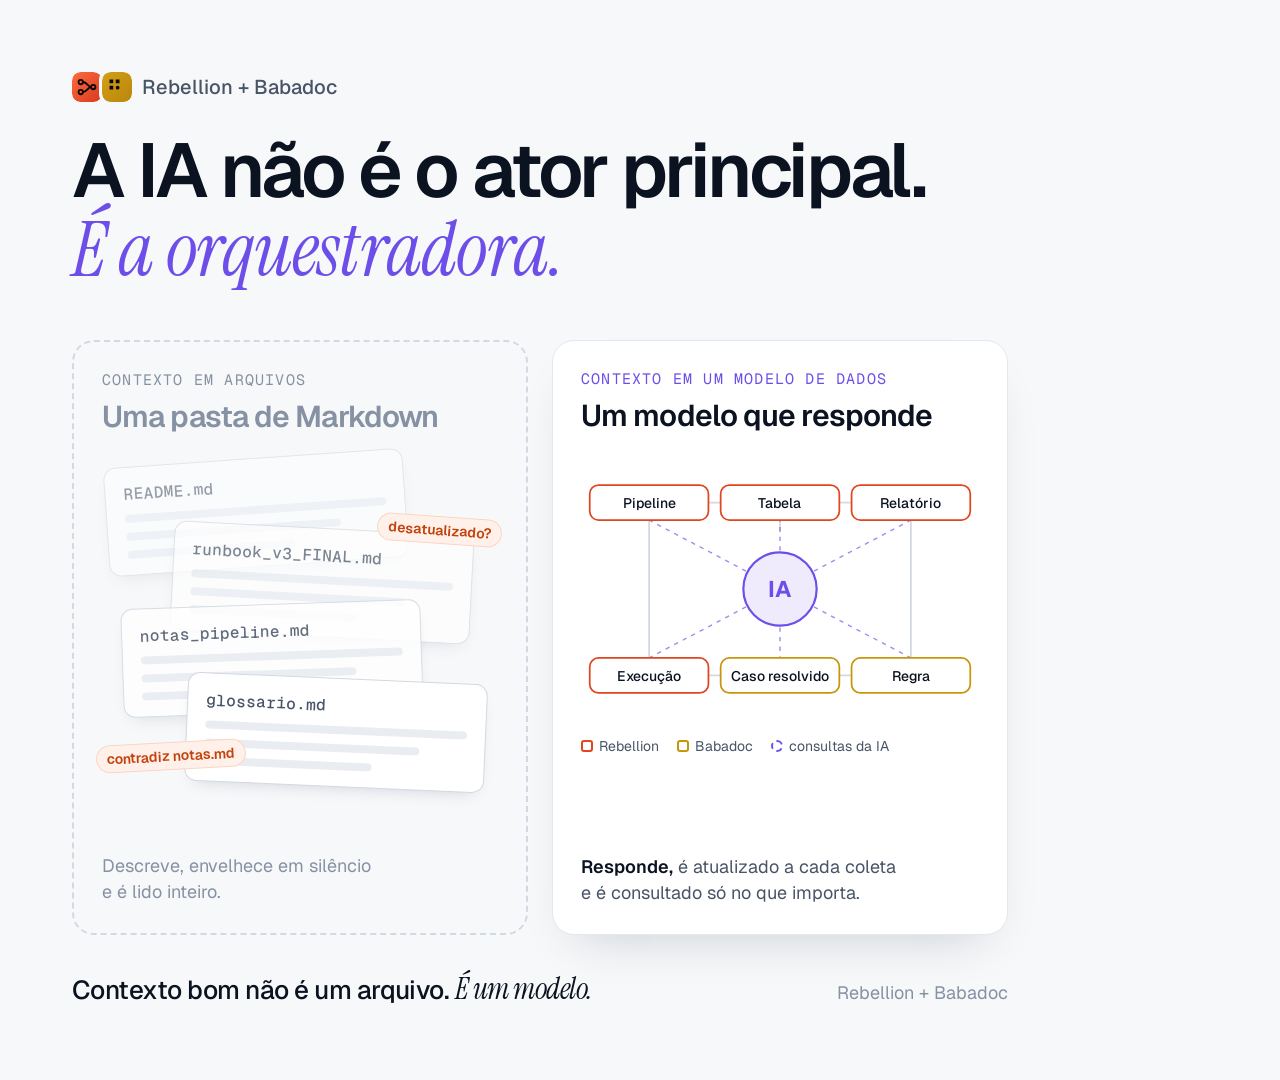
<file: social/post-ia-orquestradora.html>
<!doctype html>
<html lang="pt-BR">
<head>
<meta charset="utf-8" />
<title>Post — IA orquestradora</title>
<link href="https://fonts.googleapis.com/css2?family=Geist:wght@400;500;600;700&family=Geist+Mono:wght@400;500&family=Instrument+Serif:ital@0;1&display=swap" rel="stylesheet" />
<style>
  :root {
    --bg: #f6f8fa; --surface: #ffffff; --line: #e3e8ee; --line-2: #d2d9e2;
    --ink: #0b1220; --ink-2: #485467; --ink-3: #8691a3;
    --gold: #c8960c; --gold-ink: #8a6100; --gold-soft: #fbf3dc;
    --ember: #e0461f; --ember-ink: #b8360f; --ember-soft: #fdece6;
    --ai: #6d4ee8; --ai-soft: #efebfd; --danger: #c2410c;
  }
  * { box-sizing: border-box; margin: 0; }
  html, body { width: 1080px; height: 1080px; }
  body {
    background: var(--bg); color: var(--ink);
    font-family: "Geist", system-ui, sans-serif; -webkit-font-smoothing: antialiased;
    padding: 72px; display: flex; flex-direction: column; overflow: hidden;
  }
  .kicker { display: flex; align-items: center; gap: 10px; font-size: 20px; color: var(--ink-2); font-weight: 500; }
  .kicker img { width: 30px; height: 30px; border-radius: 8px; }
  .kicker img + img { margin-left: -10px; box-shadow: 0 0 0 3px var(--bg); }
  h1 { margin-top: 30px; font-size: 76px; line-height: 1.02; letter-spacing: -0.045em; font-weight: 600; }
  h1 em { font-family: "Instrument Serif", Georgia, serif; font-style: italic; font-weight: 400; letter-spacing: -0.01em; color: var(--ai); }

  .panels { margin-top: 52px; display: grid; grid-template-columns: 1fr 1fr; gap: 24px; flex: 1; }
  .panel { border-radius: 22px; padding: 28px; display: flex; flex-direction: column; }
  .panel--old { background: transparent; border: 2px dashed var(--line-2); }
  .panel--new { background: var(--surface); border: 1px solid var(--line); box-shadow: 0 24px 48px -24px rgba(11,18,32,.18); }
  .label { font-family: "Geist Mono", monospace; font-size: 15px; letter-spacing: .08em; text-transform: uppercase; color: var(--ink-3); }
  .panel--new .label { color: var(--ai); }
  .panel h2 { font-size: 30px; letter-spacing: -0.03em; font-weight: 600; margin-top: 8px; }
  .panel--old h2 { color: var(--ink-3); }
  .caption { margin-top: auto; padding-top: 18px; font-size: 18px; color: var(--ink-2); line-height: 1.45; }
  .panel--old .caption { color: var(--ink-3); }
  .caption b { color: var(--ink); font-weight: 600; }

  /* Pilha de arquivos */
  .files { position: relative; height: 330px; margin-top: 22px; }
  .file {
    position: absolute; width: 300px; padding: 16px 18px; border-radius: 12px;
    background: var(--surface); border: 1px solid var(--line-2);
    box-shadow: 0 8px 18px -10px rgba(11,18,32,.18);
  }
  .file b { font-family: "Geist Mono", monospace; font-weight: 500; font-size: 16px; color: var(--ink-2); }
  .file i { display: block; height: 8px; border-radius: 4px; background: #e9edf2; margin-top: 10px; }
  .file i:nth-of-type(2) { width: 82%; } .file i:nth-of-type(3) { width: 64%; }
  .f1 { left: 4px; top: 0; transform: rotate(-4deg); opacity: .55; }
  .f2 { left: 70px; top: 70px; transform: rotate(3deg); opacity: .7; }
  .f3 { left: 20px; top: 146px; transform: rotate(-2deg); opacity: .85; }
  .f4 { left: 84px; top: 220px; transform: rotate(2.5deg); }
  .warn { position: absolute; font-size: 14px; font-weight: 600; color: var(--danger); background: #fff1ea; border: 1px solid #fbd5c3; padding: 4px 10px; border-radius: 999px; }
  .w1 { right: -4px; top: 58px; transform: rotate(4deg); }
  .w2 { left: -6px; top: 284px; transform: rotate(-3deg); }

  /* Grafo */
  .graph { margin-top: 10px; width: 100%; height: auto; }
  .edge { fill: none; stroke: var(--line-2); stroke-width: 2; }
  .orq { fill: none; stroke: var(--ai); stroke-width: 1.6; stroke-dasharray: 5 6; opacity: .65; }
  .node rect { fill: var(--surface); stroke-width: 2; }
  .node text { font-family: "Geist", sans-serif; font-size: 16px; font-weight: 500; fill: var(--ink); text-anchor: middle; }
  .reb rect { stroke: var(--ember); }
  .bab rect { stroke: var(--gold); }
  .legend { display: flex; gap: 18px; font-size: 14px; color: var(--ink-2); margin-top: 4px; }
  .legend span { display: inline-flex; align-items: center; gap: 6px; }
  .legend i { width: 12px; height: 12px; border-radius: 3px; border: 2px solid; }
  .lg-reb { border-color: var(--ember) !important; }
  .lg-bab { border-color: var(--gold) !important; }
  .lg-ai { border: 2px dashed var(--ai) !important; border-radius: 50% !important; }

  .foot { margin-top: 34px; display: flex; justify-content: space-between; align-items: baseline; }
  .foot p { font-size: 26px; letter-spacing: -0.02em; font-weight: 500; }
  .foot p em { font-family: "Instrument Serif", Georgia, serif; font-size: 30px; }
  .foot span { font-size: 18px; color: var(--ink-3); white-space: nowrap; }
</style>
</head>
<body>
  <div class="kicker">
    <img src="../assets/rebellion-logo.svg" alt="" /><img src="../assets/babadoc-logo.svg" alt="" />
    Rebellion + Babadoc
  </div>

  <h1>A IA não é o ator principal.<br /><em>É a orquestradora.</em></h1>

  <div class="panels">
    <section class="panel panel--old">
      <p class="label">Contexto em arquivos</p>
      <h2>Uma pasta de Markdown</h2>
      <div class="files">
        <div class="file f1"><b>README.md</b><i></i><i></i><i></i></div>
        <div class="file f2"><b>runbook_v3_FINAL.md</b><i></i><i></i><i></i></div>
        <div class="file f3"><b>notas_pipeline.md</b><i></i><i></i><i></i></div>
        <div class="file f4"><b>glossario.md</b><i></i><i></i><i></i></div>
        <span class="warn w1">desatualizado?</span>
        <span class="warn w2">contradiz notas.md</span>
      </div>
      <p class="caption">Descreve, envelhece em silêncio<br />e é lido inteiro.</p>
    </section>

    <section class="panel panel--new">
      <p class="label">Contexto em um modelo de dados</p>
      <h2>Um modelo que responde</h2>
      <svg class="graph" viewBox="0 0 456 330" role="img" aria-label="A IA consulta entidades de um modelo de dados">
        <!-- Relações do modelo -->
        <path class="edge" d="M78 66 H160"/>
        <path class="edge" d="M296 66 H310"/>
        <path class="edge" d="M228 86 V100"/>
        <path class="edge" d="M78 86 V244"/>
        <path class="edge" d="M378 86 V244"/>
        <path class="edge" d="M146 264 H160"/>
        <path class="edge" d="M296 264 H310"/>
        <!-- Consultas da IA -->
        <path class="orq" d="M228 165 L78 86"/>
        <path class="orq" d="M228 165 L228 86"/>
        <path class="orq" d="M228 165 L378 86"/>
        <path class="orq" d="M228 165 L78 244"/>
        <path class="orq" d="M228 165 L228 244"/>
        <path class="orq" d="M228 165 L378 244"/>
        <!-- Entidades -->
        <g class="node reb"><rect x="10" y="46" width="136" height="40" rx="10"/><text x="78" y="72">Pipeline</text></g>
        <g class="node reb"><rect x="160" y="46" width="136" height="40" rx="10"/><text x="228" y="72">Tabela</text></g>
        <g class="node reb"><rect x="310" y="46" width="136" height="40" rx="10"/><text x="378" y="72">Relatório</text></g>
        <g class="node reb"><rect x="10" y="244" width="136" height="40" rx="10"/><text x="78" y="270">Execução</text></g>
        <g class="node bab"><rect x="160" y="244" width="136" height="40" rx="10"/><text x="228" y="270">Caso resolvido</text></g>
        <g class="node bab"><rect x="310" y="244" width="136" height="40" rx="10"/><text x="378" y="270">Regra</text></g>
        <!-- IA -->
        <circle cx="228" cy="165" r="42" fill="#efebfd" stroke="#6d4ee8" stroke-width="2.5"/>
        <text x="228" y="174" text-anchor="middle" font-family="Geist, sans-serif" font-size="26" font-weight="700" fill="#6d4ee8">IA</text>
      </svg>
      <div class="legend">
        <span><i class="lg-reb"></i>Rebellion</span>
        <span><i class="lg-bab"></i>Babadoc</span>
        <span><i class="lg-ai"></i>consultas da IA</span>
      </div>
      <p class="caption"><b>Responde,</b> é atualizado a cada coleta<br />e é consultado só no que importa.</p>
    </section>
  </div>

  <div class="foot">
    <p>Contexto bom não é um arquivo. <em>É um modelo.</em></p>
    <span>Rebellion + Babadoc</span>
  </div>
</body>
</html>
</file>
<file: styles.css>
/* ==========================================================================
   Rebellion + Babadoc — site institucional
   Tema claro "gelo". Tinta escura para texto e CTA; dourado (Babadoc) e
   brasa (Rebellion) só como acento de marca.
   ========================================================================== */
:root {
  --bg: #f6f8fa;
  --surface: #ffffff;
  --tint: #eef2f6;
  --line: #e3e8ee;
  --line-2: #d2d9e2;

  --ink: #0b1220;
  --ink-2: #485467;
  --ink-3: #8691a3;

  --gold: #c8960c;
  --gold-ink: #8a6100;
  --gold-soft: #fbf3dc;
  --ember: #e0461f;
  --ember-ink: #b8360f;
  --ember-soft: #fdece6;

  --ok: #15803d;
  --danger: #dc2626;
  --adf: #2f80ed;
  --dbx: #e5391f;
  --pbi: #c9a00a;

  --band: #0b1220;

  --r-sm: 8px;
  --r: 14px;
  --r-lg: 20px;
  --shadow: 0 1px 2px rgba(11, 18, 32, .04), 0 12px 32px -12px rgba(11, 18, 32, .12);
  --ease: cubic-bezier(.16, 1, .3, 1);

  --sans: "Geist", ui-sans-serif, system-ui, -apple-system, "Segoe UI", sans-serif;
  --serif: "Instrument Serif", ui-serif, Georgia, serif;
  --mono: "Geist Mono", ui-monospace, Consolas, monospace;
}

*, *::before, *::after { box-sizing: border-box; }
html { scroll-behavior: smooth; scroll-padding-top: 80px; }
body {
  margin: 0; background: var(--bg); color: var(--ink);
  font-family: var(--sans); font-size: 16px; line-height: 1.6;
  -webkit-font-smoothing: antialiased; text-rendering: optimizeLegibility;
}
img, svg { display: block; max-width: 100%; }
a { color: inherit; }
h1, h2, h3, p, ul, ol, figure, blockquote { margin: 0; }
ul, ol { padding: 0; list-style: none; }
code { font-family: var(--mono); font-size: .84em; background: var(--tint); border: 1px solid var(--line); padding: 1px 6px; border-radius: 6px; white-space: nowrap; }
.mono { font-family: var(--mono); font-size: .78rem; color: var(--ink-3); letter-spacing: .02em; }

.wrap { width: min(1180px, 100% - 32px); margin-inline: auto; }
.skip { position: absolute; left: -999px; top: 8px; z-index: 100; background: var(--ink); color: #fff; padding: 8px 12px; border-radius: 8px; }
.skip:focus { left: 8px; }
:focus-visible { outline: 2px solid var(--ink); outline-offset: 3px; border-radius: 4px; }

/* ---------- Tipografia ---------- */
h1 {
  font-size: clamp(2.6rem, 6.4vw, 5.2rem); font-weight: 600;
  line-height: 1.02; letter-spacing: -.045em;
}
h1 em, .statement em {
  font-family: var(--serif); font-style: italic; font-weight: 400; letter-spacing: -.01em;
}
h2 { font-size: clamp(1.9rem, 3.6vw, 2.9rem); font-weight: 600; line-height: 1.08; letter-spacing: -.035em; }
h3 { font-size: 1.12rem; font-weight: 600; letter-spacing: -.015em; }
.eyebrow { font-size: .82rem; font-weight: 500; color: var(--ink-3); }
.head { max-width: 760px; display: grid; gap: 14px; margin-bottom: 56px; }

/* ---------- Botões ---------- */
.btn {
  display: inline-flex; align-items: center; justify-content: center; gap: 8px;
  height: 46px; padding: 0 20px; border-radius: 999px;
  font-size: .95rem; font-weight: 500; text-decoration: none; white-space: nowrap;
  border: 1px solid transparent; transition: background .2s, border-color .2s, transform .2s var(--ease);
}
.btn--dark { background: var(--ink); color: #fff; }
.btn--dark:hover { background: #1d2738; }
.btn--line { border-color: var(--line-2); background: var(--surface); color: var(--ink); }
.btn--line:hover { border-color: var(--ink-3); }
.btn--sm { height: 38px; padding: 0 16px; font-size: .88rem; }

/* ---------- Navegação ---------- */
.nav {
  position: sticky; top: 0; z-index: 50;
  background: rgba(246, 248, 250, .82); backdrop-filter: saturate(1.4) blur(14px); -webkit-backdrop-filter: saturate(1.4) blur(14px);
  border-bottom: 1px solid transparent; transition: border-color .2s;
}
.nav.is-scrolled { border-bottom-color: var(--line); }
.nav__inner { display: flex; align-items: center; gap: 32px; height: 68px; }
.brand { display: flex; align-items: center; gap: 10px; text-decoration: none; font-weight: 600; letter-spacing: -.01em; }
.brand__marks { display: flex; }
.brand__marks img { border-radius: 7px; box-shadow: 0 0 0 2px var(--bg); }
.brand__marks img + img { margin-left: -6px; }
.brand__plus { color: var(--ink-3); font-weight: 400; }
.nav__links { display: flex; gap: 20px; margin-left: auto; }
.nav__links a { font-size: .88rem; color: var(--ink-2); text-decoration: none; white-space: nowrap; }
.nav__links a:hover { color: var(--ink); }

/* ---------- Hero ---------- */
.hero { padding: 96px 0 104px; overflow: hidden; }
.hero__copy { text-align: center; display: grid; justify-items: center; gap: 28px; }
.kicker {
  display: inline-flex; align-items: center; gap: 10px;
  font-size: .82rem; color: var(--ink-2);
  padding: 6px 14px; border: 1px solid var(--line-2); border-radius: 999px; background: var(--surface);
}
.kicker__dot { width: 6px; height: 6px; border-radius: 50%; background: var(--ember); box-shadow: 10px 0 0 var(--gold); margin-right: 10px; }
.hero__lead { max-width: 640px; font-size: 1.15rem; color: var(--ink-2); line-height: 1.65; }
.hero__cta { display: flex; flex-wrap: wrap; gap: 12px; justify-content: center; }

/* Diagrama em camadas */
.stack {
  margin-top: 32px; padding: 28px; border-radius: var(--r-lg);
  background: var(--surface); border: 1px solid var(--line); box-shadow: var(--shadow);
  display: grid; gap: 0;
}
.stack__row { display: grid; grid-template-columns: 170px 1fr; gap: 24px; align-items: center; padding: 18px 8px; }
.stack__label { font-family: var(--mono); font-size: .72rem; text-transform: uppercase; letter-spacing: .08em; color: var(--ink-3); }
.stack__items { display: flex; flex-wrap: wrap; gap: 8px; }
.chip { font-size: .88rem; padding: 8px 14px; border-radius: 10px; background: var(--bg); border: 1px solid var(--line); color: var(--ink); }
.stack__items--src { gap: 6px 26px; }
.stack__items--src span { font-size: .95rem; font-weight: 500; color: var(--ink-2); }
.stack__link { display: flex; justify-content: center; gap: 120px; height: 22px; padding-left: 194px; }
.stack__link span { width: 1px; background: repeating-linear-gradient(to bottom, var(--line-2) 0 4px, transparent 4px 8px); }
.stack__row--core { background: var(--bg); border-radius: var(--r); border: 1px solid var(--line); }
.stack__core { display: grid; grid-template-columns: 1fr 1fr; gap: 12px; }
.tile { border-radius: 12px; padding: 18px 20px; background: var(--surface); border: 1px solid var(--line); display: grid; gap: 8px; }
.tile__head { display: flex; align-items: center; gap: 10px; }
.tile__head img { border-radius: 8px; }
.tile__head b { font-size: 1.1rem; font-weight: 600; letter-spacing: -.01em; }
.tile__head span { margin-left: auto; font-family: var(--serif); font-style: italic; font-size: 1.15rem; }
.tile--reb .tile__head span { color: var(--ember-ink); }
.tile--bab .tile__head span { color: var(--gold-ink); }
.tile p { font-size: .88rem; color: var(--ink-2); }
.tile--reb { box-shadow: inset 3px 0 0 var(--ember); }
.tile--bab { box-shadow: inset 3px 0 0 var(--gold); }

/* ---------- Seções ---------- */
.section { padding: 120px 0; }
.section--tint { background: var(--surface); border-block: 1px solid var(--line); }

/* Observação */
.split { display: grid; grid-template-columns: 220px 1fr; gap: 48px; }
.split > .eyebrow { padding-top: 12px; }
.statement { font-size: clamp(2rem, 4.2vw, 3.4rem); max-width: 18ch; }
.statement .dim { color: var(--ink-3); }
.cols { display: grid; grid-template-columns: 1fr 1fr; gap: 32px; margin-top: 40px; color: var(--ink-2); }
.quote { margin-top: 56px; padding-top: 32px; border-top: 1px solid var(--line); max-width: 760px; }
.quote blockquote { font-family: var(--serif); font-size: clamp(1.5rem, 2.6vw, 2rem); line-height: 1.3; letter-spacing: -.005em; }
.quote figcaption { margin-top: 16px; font-size: .9rem; color: var(--ink-3); }
.quote figcaption b { color: var(--ink); font-weight: 600; }

/* Exemplo */
.example { border: 1px solid var(--line); border-radius: var(--r-lg); background: var(--bg); overflow: hidden; }
.example__ticket { padding: 28px 32px; border-bottom: 1px solid var(--line); background: var(--surface); display: grid; gap: 8px; }
.example__ticket p { font-size: 1.3rem; font-weight: 500; letter-spacing: -.015em; max-width: 46ch; }
.table { display: grid; }
.table__row { display: grid; grid-template-columns: 1fr 210px 1.6fr; gap: 24px; padding: 22px 32px; border-bottom: 1px solid var(--line); align-items: start; font-size: .95rem; color: var(--ink-2); }
.table__row b { color: var(--ink); font-weight: 600; }
.table__row--head { padding-block: 12px; font-family: var(--mono); font-size: .72rem; text-transform: uppercase; letter-spacing: .08em; color: var(--ink-3); }
.src { display: inline-block; font-size: .8rem; font-weight: 500; padding: 3px 10px; border-radius: 999px; }
.src--reb { background: var(--ember-soft); color: var(--ember-ink); }
.src--bab { background: var(--gold-soft); color: var(--gold-ink); }
.example__out { padding: 26px 32px 30px; display: grid; gap: 14px; }
.timeline { display: flex; flex-wrap: wrap; gap: 10px 28px; }
.tl { display: inline-flex; align-items: center; gap: 8px; font-size: .9rem; color: var(--ink-2); }
.tl i { width: 16px; height: 16px; border-radius: 50%; border: 1.5px solid var(--ok); position: relative; }
.tl i::after { content: ""; position: absolute; left: 4.5px; top: 2px; width: 4px; height: 7px; border: solid var(--ok); border-width: 0 1.5px 1.5px 0; transform: rotate(45deg); }
.tl--done { color: var(--ink); font-weight: 600; }
.tl--done i { background: var(--ok); }
.tl--done i::after { border-color: #fff; }
.example__note { font-size: .92rem; color: var(--ink-3); max-width: 70ch; }

/* Plataformas */
.products { display: grid; grid-template-columns: 1fr 1fr; gap: 20px; }
.product { background: var(--surface); border: 1px solid var(--line); border-radius: var(--r-lg); padding: 32px; display: grid; gap: 28px; align-content: start; min-width: 0; }
.product__top { display: flex; align-items: center; gap: 14px; }
.product__top img { border-radius: 11px; }
.product__top h3 { font-size: 1.5rem; }
.product__top p { font-size: .9rem; color: var(--ink-3); }
.shot { border-radius: var(--r); border: 1px solid var(--line); background: var(--bg); overflow: hidden; min-width: 0; }
.shot svg { padding: 14px; width: 100%; height: auto; }
.caps { display: grid; gap: 18px; }
.caps li { display: grid; gap: 2px; padding-left: 16px; border-left: 2px solid var(--line); }
.caps b { font-weight: 600; font-size: .98rem; }
.caps span { font-size: .92rem; color: var(--ink-2); }

.edges path { fill: none; stroke: var(--line-2); stroke-width: 1.6; }
.edges .edge--hot { stroke: var(--danger); stroke-dasharray: 5 7; animation: flow 1.4s linear infinite; }
@keyframes flow { to { stroke-dashoffset: -24; } }
.node rect { fill: var(--surface); stroke-width: 1.5; transition: stroke-width .15s, filter .15s, fill .15s; }
.node text { fill: var(--ink); font-family: var(--mono); font-size: 10.5px; text-anchor: middle; pointer-events: none; }
.node--adf rect { stroke: var(--adf); }
.node--air rect { stroke: #0284c7; }
.node--dbx rect { stroke: var(--dbx); }
.node--aas rect { stroke: #7c3aed; }
.node--pbi rect { stroke: var(--pbi); }
.fail { fill: var(--danger); }

.doc { padding: 18px; display: grid; gap: 12px; min-width: 0; }
.doc__row { display: flex; align-items: center; gap: 8px; flex-wrap: wrap; }
.pill { font-size: .72rem; font-weight: 600; padding: 3px 10px; border-radius: 999px; background: #e8f0fe; color: #1d4ed8; }
.pill--ok { background: #e7f6ec; color: var(--ok); }
.doc__score { margin-left: auto; font-size: .8rem; color: var(--ink-2); }
.doc__score b { color: var(--ink); }
.doc__bar { height: 5px; background: var(--line); border-radius: 999px; overflow: hidden; }
.doc__bar span { display: block; height: 100%; background: var(--gold); }
.doc__q { padding: 12px 14px; border-radius: 10px; background: var(--surface); border: 1px solid var(--line); display: grid; gap: 2px; font-size: .85rem; color: var(--ink-2); }
.doc__q p { font-size: .9rem; font-weight: 500; color: var(--ink); }
.doc__k { font-family: var(--mono); font-size: .68rem; text-transform: uppercase; letter-spacing: .07em; color: var(--gold-ink); }
.doc__q--todo { border-style: dashed; }
.doc__q--todo > span:last-child { color: var(--danger); }

/* Como funciona */
.flow { display: grid; grid-template-columns: repeat(4, 1fr); gap: 0; border-top: 1px solid var(--ink); }
.flow li { padding: 28px 28px 8px 0; display: grid; gap: 12px; align-content: start; }
.flow li + li { padding-left: 28px; border-left: 1px solid var(--line); }
.flow__n { font-family: var(--mono); font-size: .8rem; color: var(--ink-3); }
.flow p { font-size: .94rem; color: var(--ink-2); }
.flow__tags { font-size: .8rem; color: var(--ink-3); }

/* Casos */
.cases { border-top: 1px solid var(--line); }
.cases li { display: grid; grid-template-columns: 1.2fr 1fr 140px; gap: 32px; align-items: baseline; padding: 26px 0; border-bottom: 1px solid var(--line); }
.cases__q { font-size: 1.2rem; font-weight: 500; letter-spacing: -.015em; }
.cases__a { font-size: .95rem; color: var(--ink-2); }
.cases__t { justify-self: end; font-size: .8rem; color: var(--ink-3); }

/* Faixa escura */
.band { background: var(--band); color: #fff; padding: 112px 0; }
.head--light .eyebrow { color: #8b97ab; }
.band__grid { display: grid; grid-template-columns: repeat(4, 1fr); gap: 0; border-top: 1px solid #263045; }
.band__grid div { padding: 28px 28px 0 0; display: grid; gap: 8px; align-content: start; }
.band__grid div + div { padding-left: 28px; border-left: 1px solid #263045; }
.band__grid b { font-weight: 600; }
.band__grid p { font-size: .93rem; color: #a7b1c2; }

/* CTA */
.cta { padding: 128px 0; text-align: center; }
.cta__inner { display: grid; justify-items: center; gap: 24px; }
.cta h2 { font-size: clamp(2rem, 4.4vw, 3.6rem); }
.cta p { max-width: 580px; color: var(--ink-2); font-size: 1.05rem; }

/* Rodapé */
.footer { border-top: 1px solid var(--line); padding: 36px 0 44px; font-size: .88rem; }
.footer__inner { display: grid; grid-template-columns: auto 1fr; gap: 20px 32px; align-items: center; }
.footer__brand { display: flex; align-items: center; gap: 10px; font-weight: 600; }
.footer__links { display: flex; gap: 24px; justify-self: end; }
.footer__links a { color: var(--ink-2); text-decoration: none; }
.footer__links a:hover { color: var(--ink); }
.footer__note { grid-column: 1 / -1; color: var(--ink-3); font-size: .82rem; }

/* Revelação ao rolar */
.reveal { opacity: 0; transform: translateY(14px); transition: opacity .8s var(--ease), transform .8s var(--ease); }
.reveal.is-in { opacity: 1; transform: none; }

/* ---------- Responsivo ---------- */
@media (max-width: 1000px) {
  .split { grid-template-columns: 1fr; gap: 20px; }
  .products { grid-template-columns: 1fr; }
  .flow, .band__grid { grid-template-columns: 1fr 1fr; }
  .flow li:nth-child(3), .band__grid div:nth-child(3) { padding-left: 0; border-left: 0; }
  .table__row { grid-template-columns: 1fr 1.6fr; }
  .table__row > :nth-child(2) { grid-column: 1; grid-row: 2; }
  .table__row > :nth-child(3) { grid-column: 2; grid-row: 1 / span 2; }
  .table__row--head > :nth-child(2) { display: none; }
  .stack__link { padding-left: 0; gap: 80px; }
}
@media (max-width: 720px) {
  .nav__links { display: none; }
  .nav .btn { margin-left: auto; }
  .hero { padding: 64px 0 72px; }
  .section, .band, .cta { padding: 80px 0; }
  .head { margin-bottom: 36px; }
  .stack { padding: 14px; margin-top: 48px; }
  .stack__row { grid-template-columns: 1fr; gap: 12px; padding: 14px 6px; }
  .stack__row--core { padding: 14px; }
  .stack__core { grid-template-columns: 1fr; }
  .stack__link { gap: 60px; }
  .cols { grid-template-columns: 1fr; gap: 16px; }
  .example__ticket, .example__out { padding: 22px 18px; }
  .table__row { grid-template-columns: 1fr; gap: 8px; padding: 18px; }
  .table__row > :nth-child(2), .table__row > :nth-child(3) { grid-column: auto; grid-row: auto; }
  .table__row--head { display: none; }
  .product { padding: 22px; }
  .flow, .band__grid { grid-template-columns: 1fr; }
  .flow li, .flow li + li, .band__grid div, .band__grid div + div { padding: 22px 0 18px; border-left: 0; border-bottom: 1px solid var(--line); }
  .band__grid div, .band__grid div + div { border-bottom-color: #263045; }
  .cases li { grid-template-columns: 1fr; gap: 8px; }
  .cases__t { justify-self: start; }
  .footer__inner { grid-template-columns: 1fr; }
  .footer__links { justify-self: start; flex-wrap: wrap; }
}

@media (prefers-reduced-motion: reduce) {
  html { scroll-behavior: auto; }
  *, *::before, *::after { animation: none !important; transition: none !important; }
  .reveal { opacity: 1; transform: none; }
}

/* ---------- Stack atendida ---------- */
.hero__fit { max-width: 560px; font-size: .92rem; color: var(--ink-3); }
.hero__fit a { color: var(--ink); text-underline-offset: 3px; }
.head__lead { color: var(--ink-2); font-size: 1.05rem; max-width: 64ch; }

.fit { display: grid; grid-template-columns: repeat(3, 1fr); gap: 12px; margin-bottom: 40px; }
.fit li { display: flex; gap: 12px; align-items: flex-start; padding: 18px 20px; border-radius: var(--r); background: var(--bg); border: 1px solid var(--line); font-size: .95rem; color: var(--ink-2); }
.fit b { color: var(--ink); font-weight: 600; }
.fit i { flex: none; width: 18px; height: 18px; margin-top: 3px; border-radius: 50%; background: var(--ok); position: relative; }
.fit i::after { content: ""; position: absolute; left: 6px; top: 3px; width: 4px; height: 8px; border: solid #fff; border-width: 0 1.6px 1.6px 0; transform: rotate(45deg); }

/* Grid de Conectores & Segurança */
.conn-grid { display: grid; grid-template-columns: repeat(3, 1fr); gap: 16px; margin-bottom: 24px; }
.conn-card {
  background: var(--surface); border: 1px solid var(--line); border-radius: var(--r);
  padding: 24px; display: grid; gap: 10px; transition: border-color .2s, box-shadow .2s;
}
.conn-card:hover { border-color: var(--line-2); box-shadow: var(--shadow); }
.conn-card__head { display: flex; align-items: center; justify-content: space-between; gap: 8px; }
.conn-card__head b { font-size: 1.02rem; font-weight: 600; color: var(--ink); }
.conn-badge {
  font-family: var(--mono); font-size: .68rem; text-transform: uppercase; letter-spacing: .06em;
  padding: 3px 8px; border-radius: 6px; background: var(--tint); color: var(--ink-2);
}
.conn-card p { font-size: .91rem; color: var(--ink-2); line-height: 1.55; }

.sec-box {
  background: var(--surface); border: 1px solid var(--line); border-radius: var(--r-lg);
  padding: 32px; margin-top: 16px; display: flex; gap: 24px; align-items: flex-start;
  box-shadow: 0 1px 3px rgba(11, 18, 32, .03);
}
.sec-box__icon { font-size: 2rem; line-height: 1; flex: none; padding-top: 2px; }
.sec-box__content { display: grid; gap: 16px; flex: 1; }
.sec-box__content h3 { font-size: 1.25rem; font-weight: 600; color: var(--ink); }
.sec-box__grid { display: grid; grid-template-columns: repeat(3, 1fr); gap: 24px; }
.sec-box__grid b { display: block; font-size: .95rem; font-weight: 600; color: var(--ink); margin-bottom: 4px; }
.sec-box__grid p { font-size: .88rem; color: var(--ink-2); line-height: 1.5; }
.sec-box__note { font-size: .82rem; color: var(--ink-3); margin-top: 4px; border-top: 1px dashed var(--line); padding-top: 12px; }

.integr { display: grid; grid-template-columns: repeat(4, 1fr); gap: 0; margin-top: 40px; border-top: 1px solid var(--ink); }
.integr div { padding: 22px 24px 0 0; display: grid; gap: 6px; align-content: start; }
.integr div + div { padding-left: 24px; border-left: 1px solid var(--line); }
.integr__k { font-family: var(--mono); font-size: .72rem; text-transform: uppercase; letter-spacing: .08em; color: var(--ink-3); }
.integr p { font-size: .93rem; color: var(--ink-2); }

.notyet { margin-top: 40px; padding: 18px 22px; border-radius: var(--r); border: 1px dashed var(--line-2); font-size: .93rem; color: var(--ink-2); }
.notyet b { color: var(--ink); font-weight: 600; margin-right: 4px; }
.notyet a { color: var(--ink); text-underline-offset: 3px; }

@media (max-width: 1000px) {
  .fit { grid-template-columns: 1fr; }
  .conn-grid { grid-template-columns: 1fr 1fr; }
  .sec-box__grid { grid-template-columns: 1fr; gap: 16px; }
  .integr { grid-template-columns: 1fr 1fr; }
  .integr div:nth-child(3) { padding-left: 0; border-left: 0; }
  .integr div:nth-child(n+3) { padding-top: 22px; }
}
@media (max-width: 720px) {
  .conn-grid { grid-template-columns: 1fr; }
  .sec-box { flex-direction: column; padding: 22px; gap: 16px; }
  .integr { grid-template-columns: 1fr; }
  .integr div, .integr div + div { padding: 18px 0; border-left: 0; border-bottom: 1px solid var(--line); }
}

/* ---------- Seção CTA & Formulário de Contato ---------- */
.cta {
  padding: 80px 0 100px;
  background: linear-gradient(180deg, var(--bg) 0%, #edf2f7 100%);
  border-top: 1px solid var(--line);
}
.cta__inner {
  display: grid;
  grid-template-columns: 1fr 1.15fr;
  gap: 48px;
  align-items: start;
}
.cta__header {
  display: grid;
  gap: 16px;
}
.cta__header h2 {
  font-size: clamp(2rem, 3.8vw, 2.7rem);
  font-weight: 600;
  line-height: 1.1;
  letter-spacing: -.03em;
  color: var(--ink);
}
.cta__header p {
  color: var(--ink-2);
  font-size: 1.05rem;
  line-height: 1.6;
}
.cta__direct {
  margin-top: 12px;
  display: flex;
  align-items: center;
  gap: 12px;
  font-size: .9rem;
  color: var(--ink-3);
}
.cta__direct a {
  color: var(--ink);
  font-weight: 500;
}

/* Card do Formulário */
.cta__card {
  background: var(--surface);
  border: 1px solid var(--line);
  border-radius: var(--r-lg);
  padding: 32px;
  box-shadow: 0 1px 3px rgba(11, 18, 32, .03), 0 16px 40px -16px rgba(11, 18, 32, .08);
}
.contact-form {
  display: grid;
  gap: 16px;
}
.form-row {
  display: grid;
  grid-template-columns: 1fr 1fr;
  gap: 14px;
}
.form-field {
  display: grid;
  gap: 6px;
}
.form-field label {
  font-size: .84rem;
  font-weight: 500;
  color: var(--ink);
}
.form-field label .req {
  color: var(--ember);
}
.form-field input,
.form-field select,
.form-field textarea {
  width: 100%;
  font-family: inherit;
  font-size: .92rem;
  color: var(--ink);
  background: var(--bg);
  border: 1px solid var(--line);
  border-radius: var(--r-sm);
  padding: 10px 14px;
  transition: border-color .2s, box-shadow .2s, background .2s;
  outline: none;
}
.form-field input:focus,
.form-field select:focus,
.form-field textarea:focus {
  background: #fff;
  border-color: var(--ink);
  box-shadow: 0 0 0 3px rgba(11, 18, 32, .08);
}
.form-field textarea {
  resize: vertical;
  min-height: 80px;
}

.btn--submit {
  width: 100%;
  margin-top: 4px;
  cursor: pointer;
  display: flex;
  align-items: center;
  justify-content: center;
  gap: 8px;
}
.btn--submit:disabled {
  opacity: .7;
  cursor: not-allowed;
}

.form-status {
  font-size: .88rem;
  line-height: 1.5;
  border-radius: var(--r-sm);
  transition: all .2s;
}
.form-status:empty {
  display: none;
}
.form-status--loading {
  padding: 10px 14px;
  background: var(--tint);
  color: var(--ink-2);
  border: 1px solid var(--line);
}
.form-status--success {
  padding: 14px 16px;
  background: #ecfdf5;
  color: #065f46;
  border: 1px solid #a7f3d0;
}
.form-status--error {
  padding: 14px 16px;
  background: #fef2f2;
  color: #991b1b;
  border: 1px solid #fecaca;
}

@media (max-width: 900px) {
  .cta__inner {
    grid-template-columns: 1fr;
    gap: 32px;
  }
}
@media (max-width: 560px) {
  .form-row {
    grid-template-columns: 1fr;
  }
  .cta__card {
    padding: 22px 18px;
  }
}

/* ---------- Métricas de Impacto no Hero ---------- */
.hero__metrics {
  display: grid;
  grid-template-columns: repeat(4, 1fr);
  gap: 12px;
  margin-top: 52px;
}
.hero__metrics li {
  background: var(--surface);
  border: 1px solid var(--line);
  border-radius: var(--r);
  padding: 18px 20px;
  display: grid;
  gap: 6px;
  align-content: start;
  box-shadow: 0 1px 2px rgba(11, 18, 32, .03);
}
.hero__metrics strong {
  font-size: 1.32rem;
  font-weight: 600;
  letter-spacing: -.025em;
  color: var(--ink);
}
.hero__metrics span {
  font-size: .85rem;
  line-height: 1.45;
  color: var(--ink-2);
}

/* ---------- Comparativo Antes vs. Depois ---------- */
.compare-grid {
  display: grid;
  grid-template-columns: 1fr 1fr;
  gap: 20px;
  margin-top: 64px;
}
.compare-card {
  border-radius: var(--r-lg);
  padding: 28px 30px;
  border: 1px solid var(--line);
  display: grid;
  gap: 16px;
  align-content: start;
}
.compare-card--old {
  background: var(--tint);
  border-color: var(--line-2);
}
.compare-card--new {
  background: var(--surface);
  border-color: var(--ink);
  box-shadow: var(--shadow);
}
.compare-card__head {
  display: flex;
  align-items: center;
  justify-content: space-between;
  gap: 12px;
  flex-wrap: wrap;
}
.compare-badge {
  font-size: .78rem;
  font-weight: 600;
  padding: 4px 10px;
  border-radius: 999px;
}
.compare-badge--old {
  background: #fee2e2;
  color: #991b1b;
}
.compare-badge--new {
  background: #dcfce7;
  color: #166534;
}
.compare-card h3 {
  font-size: 1.25rem;
  letter-spacing: -.02em;
}
.compare-list {
  display: grid;
  gap: 12px;
}
.compare-list li {
  position: relative;
  padding-left: 22px;
  font-size: .93rem;
  color: var(--ink-2);
  line-height: 1.55;
}
.compare-list li::before {
  position: absolute;
  left: 0;
  top: 0;
  font-weight: 700;
}
.compare-card--old .compare-list li::before {
  content: "✕";
  color: var(--danger);
}
.compare-card--new .compare-list li::before {
  content: "✓";
  color: var(--ok);
}
.compare-list b {
  color: var(--ink);
  font-weight: 600;
}

/* ---------- Simulador Interativo (Cockpit) ---------- */
.sim-cockpit {
  display: grid;
  gap: 16px;
}
.sim-tabs {
  display: grid;
  grid-template-columns: repeat(4, 1fr);
  gap: 10px;
}
.sim-tab {
  text-align: left;
  font-family: inherit;
  background: var(--bg);
  border: 1px solid var(--line);
  border-radius: var(--r);
  padding: 14px 16px;
  display: grid;
  gap: 4px;
  cursor: pointer;
  transition: background .18s, border-color .18s, box-shadow .18s, transform .18s var(--ease);
}
.sim-tab:hover {
  border-color: var(--line-2);
  background: var(--surface);
}
.sim-tab.is-active {
  background: var(--ink);
  border-color: var(--ink);
  color: #fff;
  box-shadow: var(--shadow);
}
.sim-tab__k {
  font-family: var(--mono);
  font-size: .7rem;
  letter-spacing: .06em;
  color: var(--ink-3);
}
.sim-tab.is-active .sim-tab__k {
  color: #94a3b8;
}
.sim-tab b {
  font-size: .9rem;
  font-weight: 600;
  line-height: 1.35;
}
.sim__ticket-top {
  display: flex;
  align-items: center;
  justify-content: space-between;
  gap: 12px;
  flex-wrap: wrap;
}
.sim__badges {
  display: flex;
  align-items: center;
  gap: 8px;
  flex-wrap: wrap;
}
.sim__sev,
.sim__time {
  font-family: var(--mono);
  font-size: .74rem;
  padding: 3px 10px;
  border-radius: 999px;
}
.sim__sev--hot {
  background: var(--ember-soft);
  color: var(--ember-ink);
  font-weight: 600;
}
.sim__sev--warn {
  background: var(--gold-soft);
  color: var(--gold-ink);
  font-weight: 600;
}
.sim__sev--ok {
  background: #dcfce7;
  color: #166534;
  font-weight: 600;
}
.sim__time {
  background: var(--tint);
  color: var(--ink-2);
  border: 1px solid var(--line);
}
.sim__lineage {
  display: flex;
  flex-wrap: wrap;
  align-items: center;
  gap: 8px;
  margin-top: 8px;
}
.sim__node {
  font-family: var(--mono);
  font-size: .76rem;
  padding: 5px 10px;
  border-radius: 8px;
  background: var(--bg);
  border: 1px solid var(--line-2);
  color: var(--ink);
}
.sim__node.is-hot {
  background: var(--ember-soft);
  border-color: #f7b8a6;
  color: var(--ember-ink);
  font-weight: 600;
}
.sim__node.is-warn {
  background: var(--gold-soft);
  border-color: #ecd082;
  color: var(--gold-ink);
  font-weight: 600;
}
.sim__node.is-ok {
  background: #ecfdf5;
  border-color: #a7f3d0;
  color: #065f46;
  font-weight: 600;
}
.sim__arrow {
  color: var(--ink-3);
  font-size: .85rem;
}
#simTableBody {
  display: grid;
}
.sim__hil {
  padding: 24px 32px;
  background: var(--surface);
  display: flex;
  align-items: center;
  justify-content: space-between;
  gap: 24px;
  flex-wrap: wrap;
  transition: background .25s;
}
.sim__hil.is-approved {
  background: #f0fdf4;
}
.sim__hil-copy {
  flex: 1 1 520px;
  display: grid;
  gap: 10px;
}
.sim__hil-tag {
  font-family: var(--mono);
  font-size: .72rem;
  text-transform: uppercase;
  letter-spacing: .08em;
  color: var(--ember-ink);
  font-weight: 600;
}
.sim__hil.is-approved .sim__hil-tag {
  color: var(--ok);
}
.sim__hil-copy p {
  font-size: .96rem;
  font-weight: 500;
  color: var(--ink);
}
.sim__hil-action {
  flex: none;
}
.btn--approve {
  background: var(--ink);
  color: #fff;
  cursor: pointer;
}
.btn--approve:hover {
  background: #1d2738;
  transform: translateY(-1px);
}
.btn--approve.is-done {
  background: var(--ok);
  cursor: default;
  transform: none;
}

/* ---------- Explorador Interativo do Rebellion ---------- */
.reb-explorer {
  display: grid;
  gap: 0;
}
.reb-explorer__hint {
  display: flex;
  align-items: center;
  justify-content: space-between;
  gap: 8px;
  padding: 10px 14px;
  border-bottom: 1px solid var(--line);
  background: var(--surface);
}
.reb-explorer__pill {
  font-family: var(--mono);
  font-size: .68rem;
  padding: 2px 8px;
  border-radius: 999px;
  background: #e7f6ec;
  color: var(--ok);
  font-weight: 600;
}
.reb-explorer .node {
  cursor: pointer;
}
.reb-explorer .node:hover rect {
  fill: #f8fafc;
  stroke-width: 2.2;
}
.reb-explorer .node.is-active rect {
  stroke-width: 2.6;
  filter: drop-shadow(0 4px 10px rgba(11, 18, 32, .14));
}
.reb-detail {
  border-top: 1px solid var(--line);
  background: var(--surface);
  padding: 14px 16px;
  display: grid;
  gap: 6px;
}
.reb-detail__top {
  display: flex;
  align-items: center;
  justify-content: space-between;
  gap: 8px;
  flex-wrap: wrap;
}
.reb-detail__top b {
  font-family: var(--mono);
  font-size: .86rem;
  color: var(--ink);
}
.reb-status {
  font-family: var(--mono);
  font-size: .68rem;
  padding: 2px 8px;
  border-radius: 999px;
  font-weight: 600;
}
.reb-status--hot {
  background: var(--ember-soft);
  color: var(--ember-ink);
}
.reb-status--warn {
  background: var(--gold-soft);
  color: var(--gold-ink);
}
.reb-status--ok {
  background: #e7f6ec;
  color: var(--ok);
}
.reb-detail p {
  font-size: .84rem;
  color: var(--ink-2);
  line-height: 1.45;
}
.reb-detail__meta {
  display: flex;
  flex-wrap: wrap;
  gap: 6px 14px;
  font-family: var(--mono);
  font-size: .72rem;
  color: var(--ink-3);
}

/* ---------- Explorador Interativo do Babadoc ---------- */
.bab-tabs {
  display: flex;
  flex-wrap: wrap;
  gap: 6px;
}
.bab-tab {
  font-family: inherit;
  font-size: .75rem;
  font-weight: 500;
  padding: 6px 10px;
  border-radius: 8px;
  border: 1px solid var(--line);
  background: var(--surface);
  color: var(--ink-2);
  cursor: pointer;
  transition: background .15s, color .15s, border-color .15s;
}
.bab-tab:hover {
  border-color: var(--line-2);
  color: var(--ink);
}
.bab-tab.is-active {
  background: var(--ink);
  border-color: var(--ink);
  color: #fff;
}
.bab-panel {
  display: grid;
  gap: 10px;
  min-width: 0;
}
.table code,
.doc__q code,
.compare-list code {
  white-space: normal;
  overflow-wrap: anywhere;
}
.bab-code {
  margin: 0;
  padding: 12px 14px;
  border-radius: 10px;
  background: #0f172a;
  color: #e2e8f0;
  font-family: var(--mono);
  font-size: .73rem;
  line-height: 1.5;
  overflow-x: auto;
  white-space: pre;
  max-width: 100%;
}

@media (max-width: 1000px) {
  .hero__metrics {
    grid-template-columns: 1fr 1fr;
  }
  .compare-grid {
    grid-template-columns: 1fr;
  }
  .sim-tabs {
    grid-template-columns: 1fr 1fr;
  }
}
@media (max-width: 720px) {
  .hero__metrics {
    grid-template-columns: 1fr;
    margin-top: 36px;
  }
  .sim-tabs {
    grid-template-columns: 1fr;
  }
  .sim__hil {
    padding: 20px 18px;
  }
  .compare-card {
    padding: 22px 20px;
  }
}

/* ---------- Vitrine Larga de Livros (Estante Lado a Lado + Descrições Abaixo) ---------- */
.books-showcase {
  display: grid;
  gap: 36px;
}
.books-showcase__stage {
  background: linear-gradient(155deg, #0b1220 0%, #162238 100%);
  border: 1px solid #1e2d47;
  border-radius: var(--r-lg);
  padding: 26px 24px 28px;
  color: #f8fafc;
  box-shadow: 0 24px 48px -22px rgba(11, 18, 32, .45);
}
.books-stage__bar {
  display: flex;
  align-items: center;
  justify-content: space-between;
  gap: 12px 20px;
  flex-wrap: wrap;
  padding-bottom: 18px;
  margin-bottom: 22px;
  border-bottom: 1px solid rgba(255, 255, 255, .1);
}
.books-stage__title {
  font-family: var(--mono);
  font-size: .74rem;
  letter-spacing: .08em;
  text-transform: uppercase;
  color: #cbd5e1;
}
.books-stage__legend {
  display: flex;
  flex-wrap: wrap;
  gap: 16px;
  font-size: .8rem;
  color: #cbd5e1;
}
.books-stage__legend span {
  display: inline-flex;
  align-items: center;
  gap: 7px;
}
.dot-amazon,
.dot-soon {
  width: 8px;
  height: 8px;
  border-radius: 50%;
  display: inline-block;
}
.dot-amazon { background: #22c55e; box-shadow: 0 0 0 3px rgba(34, 197, 94, .2); }
.dot-soon { background: var(--ember); box-shadow: 0 0 0 3px rgba(224, 70, 31, .22); }

.books-showcase__shelf {
  display: grid;
  grid-template-columns: repeat(8, minmax(0, 1fr));
  gap: 14px;
  align-items: start;
}
.shelf-book {
  appearance: none;
  border: 0;
  background: transparent;
  padding: 0;
  color: inherit;
  font-family: inherit;
  text-align: center;
  display: flex;
  flex-direction: column;
  align-items: center;
  gap: 8px;
  cursor: pointer;
  transition: transform .25s var(--ease);
}
.shelf-book:hover,
.shelf-book.is-active {
  transform: translateY(-6px);
}
.shelf-book__frame {
  width: 100%;
  aspect-ratio: 5 / 8;
  border-radius: 8px;
  overflow: hidden;
  border: 1px solid rgba(255, 255, 255, .16);
  background: #0f172a;
  box-shadow: 0 16px 28px -10px rgba(0, 0, 0, .65), inset 3px 0 6px rgba(255, 255, 255, .12);
  transition: border-color .2s, box-shadow .2s;
}
.shelf-book:hover .shelf-book__frame,
.shelf-book.is-active .shelf-book__frame {
  border-color: #ffffff;
  box-shadow: 0 20px 34px -8px rgba(0, 0, 0, .75), 0 0 0 2px rgba(255, 255, 255, .35);
}
.shelf-book__frame img {
  width: 100%;
  height: 100%;
  object-fit: cover;
  display: block;
}
.shelf-badge {
  font-family: var(--mono);
  font-size: .58rem;
  font-weight: 600;
  letter-spacing: .04em;
  text-transform: uppercase;
  padding: 2px 7px;
  border-radius: 999px;
  white-space: nowrap;
}
.shelf-badge--amazon {
  background: rgba(34, 197, 94, .18);
  color: #86efac;
  border: 1px solid rgba(34, 197, 94, .45);
}
.shelf-badge--soon {
  background: rgba(255, 255, 255, .1);
  color: #e2e8f0;
  border: 1px solid rgba(255, 255, 255, .2);
}
.shelf-book__name {
  font-size: .74rem;
  font-weight: 500;
  line-height: 1.25;
  color: #e2e8f0;
}

.books-showcase__details {
  display: grid;
  gap: 32px;
}
.books-group {
  display: grid;
  gap: 16px;
}
.books-group__head {
  display: flex;
  align-items: center;
  gap: 12px;
  flex-wrap: wrap;
}
.books-group__head h3 {
  font-size: 1.15rem;
  color: var(--ink);
}
.books-group__pill {
  font-family: var(--mono);
  font-size: .68rem;
  font-weight: 600;
  letter-spacing: .05em;
  text-transform: uppercase;
  padding: 4px 10px;
  border-radius: 999px;
}
.books-group__pill--amazon {
  background: #dcfce7;
  color: #166534;
}
.books-group__pill--soon {
  background: var(--ember-soft);
  color: var(--ember-ink);
}

.books-desc-grid {
  display: grid;
  gap: 16px;
  align-items: stretch;
}
.books-desc-grid--3 {
  grid-template-columns: repeat(3, minmax(0, 1fr));
}
.books-desc-grid--5 {
  grid-template-columns: repeat(6, minmax(0, 1fr));
}
.books-desc-grid--5 .book-desc-card:nth-child(-n+3) {
  grid-column: span 2;
}
.books-desc-grid--5 .book-desc-card:nth-child(n+4) {
  grid-column: span 3;
}

.book-desc-card {
  background: var(--surface);
  border: 1px solid var(--line);
  border-radius: var(--r);
  padding: 18px 20px;
  display: flex;
  flex-direction: column;
  gap: 10px;
  transition: border-color .2s, box-shadow .2s, transform .2s var(--ease);
}
.book-desc-card:hover,
.book-desc-card.is-highlighted {
  border-color: var(--ink);
  box-shadow: var(--shadow);
  transform: translateY(-2px);
}
.book-desc-card__top {
  display: flex;
  align-items: center;
  justify-content: space-between;
  gap: 8px;
  flex-wrap: wrap;
}
.book-desc-card__kicker {
  font-family: var(--mono);
  font-size: .68rem;
  text-transform: uppercase;
  letter-spacing: .05em;
  color: var(--ink-3);
}
.book-desc-card__tag {
  font-family: var(--mono);
  font-size: .64rem;
  font-weight: 600;
  padding: 2px 8px;
  border-radius: 999px;
}
.book-desc-card__tag--amazon {
  background: #dcfce7;
  color: #166534;
}
.book-desc-card__tag--soon {
  background: var(--tint);
  color: var(--ink-2);
}
.book-desc-card h4 {
  margin: 0;
  font-size: 1.02rem;
  font-weight: 600;
  line-height: 1.28;
  color: var(--ink);
}
.book-desc-card p {
  font-size: .87rem;
  color: var(--ink-2);
  line-height: 1.55;
}
.book-desc-card__cta {
  margin-top: auto;
  padding-top: 10px;
  border-top: 1px solid var(--line);
  font-size: .83rem;
  font-weight: 600;
  color: var(--ink);
  text-decoration: none;
  display: inline-flex;
  align-items: center;
  gap: 6px;
}
.book-desc-card__cta:hover {
  color: var(--ember-ink);
}
.book-desc-card__cta--amazon {
  color: var(--ok);
}
.book-desc-card__cta--amazon:hover {
  color: #0b5d2b;
}

@media (max-width: 1080px) {
  .books-showcase__shelf {
    grid-template-columns: repeat(4, minmax(0, 1fr));
    gap: 16px;
  }
  .books-desc-grid--3 {
    grid-template-columns: repeat(2, minmax(0, 1fr));
  }
  .books-desc-grid--5 {
    grid-template-columns: repeat(2, minmax(0, 1fr));
  }
  .books-desc-grid--5 .book-desc-card:nth-child(-n+3),
  .books-desc-grid--5 .book-desc-card:nth-child(n+4) {
    grid-column: span 1;
  }
}
@media (max-width: 640px) {
  .books-showcase__stage {
    padding: 20px 16px 22px;
  }
  .books-showcase__shelf {
    grid-template-columns: repeat(2, minmax(0, 1fr));
    gap: 14px;
  }
  .books-desc-grid--3,
  .books-desc-grid--5 {
    grid-template-columns: 1fr;
  }
}

/* ---------- Comparativo de Mercado (#comparativo) ---------- */
@media (max-width: 960px) {
  .nav__links { display: none; }
  .nav .btn { margin-left: auto; }
}

.mkt-grid {
  display: grid;
  grid-template-columns: repeat(4, minmax(0, 1fr));
  gap: 16px;
  margin-bottom: 32px;
}
.mkt-card {
  background: var(--bg);
  border: 1px solid var(--line);
  border-radius: var(--r-lg);
  padding: 22px 20px;
  display: flex;
  flex-direction: column;
  gap: 12px;
  transition: transform .22s var(--ease), box-shadow .22s var(--ease), border-color .2s;
}
.mkt-card:hover {
  transform: translateY(-2px);
  border-color: var(--line-2);
  box-shadow: var(--shadow);
}
.mkt-card--combo {
  background: linear-gradient(155deg, #0b1220 0%, #17233b 100%);
  border-color: #253453;
  color: #f8fafc;
  box-shadow: 0 22px 44px -20px rgba(11, 18, 32, .45);
}
.mkt-card--combo:hover {
  border-color: #475d8a;
}
.mkt-card__top {
  display: flex;
  flex-direction: column;
  align-items: flex-start;
  gap: 6px;
}
.mkt-card__top .mono {
  font-size: .72rem;
  color: var(--ink-2);
}
.mkt-card--combo .mkt-card__top .mono {
  color: #cbd5e1;
}
.mkt-card__tag {
  font-family: var(--mono);
  font-size: .64rem;
  font-weight: 600;
  text-transform: uppercase;
  letter-spacing: .05em;
  padding: 3px 9px;
  border-radius: 999px;
  background: var(--tint);
  color: var(--ink-2);
  border: 1px solid var(--line-2);
}
.mkt-card__tag--combo {
  background: rgba(224, 70, 31, .2);
  color: #ffbfa8;
  border-color: rgba(224, 70, 31, .45);
}
.mkt-card h3 {
  font-size: 1.08rem;
  line-height: 1.25;
  color: var(--ink);
}
.mkt-card--combo h3 {
  color: #ffffff;
}
.mkt-card__points {
  display: grid;
  gap: 10px;
  font-size: .87rem;
  line-height: 1.5;
  color: var(--ink-2);
}
.mkt-card--combo .mkt-card__points {
  color: #cbd5e1;
}
.mkt-card__points b {
  color: var(--ink);
  font-weight: 600;
}
.mkt-card--combo .mkt-card__points b {
  color: #ffffff;
}
.mkt-card--combo code {
  background: rgba(255, 255, 255, .14);
  border-color: rgba(255, 255, 255, .26);
  color: #ffffff;
}

.comp-matrix-wrap {
  background: var(--bg);
  border: 1px solid var(--line);
  border-radius: var(--r-lg);
  overflow: hidden;
  margin-bottom: 32px;
}
.comp-matrix__bar {
  display: flex;
  align-items: center;
  justify-content: space-between;
  gap: 12px;
  flex-wrap: wrap;
  padding: 16px 22px;
  background: var(--surface);
  border-bottom: 1px solid var(--line);
}
.comp-matrix__bar b {
  font-size: .96rem;
  color: var(--ink);
}
.comp-matrix-scroll {
  overflow-x: auto;
  -webkit-overflow-scrolling: touch;
}
.comp-matrix {
  width: 100%;
  border-collapse: collapse;
  min-width: 760px;
  font-size: .88rem;
  text-align: left;
}
.comp-matrix th,
.comp-matrix td {
  padding: 13px 16px;
  border-bottom: 1px solid var(--line);
  vertical-align: middle;
}
.comp-matrix thead th {
  background: var(--tint);
  color: var(--ink);
  font-weight: 600;
  font-size: .84rem;
  line-height: 1.3;
  white-space: nowrap;
}
.comp-matrix thead th.th-highlight {
  background: #0b1220;
  color: #ffffff;
}
.th-sub {
  display: block;
  margin-top: 2px;
  font-family: var(--mono);
  font-size: .68rem;
  font-weight: 400;
  color: var(--ink-2);
}
.th-highlight .th-sub {
  color: #94a3b8;
}
.comp-matrix tbody tr {
  background: var(--surface);
}
.comp-matrix tbody tr:nth-child(even) {
  background: var(--bg);
}
.comp-matrix tbody tr:last-child td {
  border-bottom: 0;
}
.comp-matrix tbody td:first-child b {
  color: var(--ink);
  font-weight: 500;
}
.comp-matrix td.td-highlight {
  background: rgba(253, 236, 230, .42);
  border-left: 2px solid var(--ember);
}
.comp-matrix tbody tr:nth-child(even) td.td-highlight {
  background: rgba(253, 236, 230, .62);
}
.cm-badge {
  display: inline-block;
  font-family: var(--mono);
  font-size: .72rem;
  font-weight: 600;
  padding: 4px 10px;
  border-radius: 999px;
  white-space: nowrap;
}
.cm-badge--ok {
  background: #dcfce7;
  color: #166534;
}
.cm-badge--mid {
  background: var(--tint);
  color: var(--ink-2);
  border: 1px solid var(--line-2);
}
.cm-badge--no {
  background: transparent;
  color: var(--ink-3);
}
.cm-badge--hero {
  background: #0b1220;
  color: #ffffff;
}

.roi-strip {
  display: grid;
  grid-template-columns: 1.05fr 1.25fr;
  gap: 28px;
  align-items: center;
  padding: 32px;
  border-radius: var(--r-lg);
  border: 1px solid var(--line-2);
  background: linear-gradient(135deg, #f8fafc 0%, #eef2ff 55%, #fdf2ee 100%);
  box-shadow: var(--shadow);
}
.roi-strip__copy {
  display: grid;
  gap: 14px;
  align-content: start;
}
.roi-strip__eyebrow {
  font-family: var(--mono);
  font-size: .72rem;
  font-weight: 600;
  letter-spacing: .06em;
  text-transform: uppercase;
  color: var(--ember-ink);
}
.roi-strip__copy h3 {
  font-size: clamp(1.25rem, 2.2vw, 1.65rem);
  line-height: 1.2;
  color: var(--ink);
}
.roi-strip__copy p {
  font-size: .92rem;
  color: var(--ink-2);
  line-height: 1.55;
}
.roi-strip__actions {
  display: flex;
  flex-wrap: wrap;
  gap: 10px;
  margin-top: 4px;
}
.roi-cards {
  display: grid;
  grid-template-columns: 1fr 1fr;
  gap: 14px;
}
.roi-card {
  background: var(--surface);
  border: 1px solid var(--line);
  border-radius: var(--r);
  padding: 20px;
  display: grid;
  gap: 6px;
  align-content: start;
  box-shadow: 0 1px 3px rgba(11, 18, 32, .04);
}
.roi-card--wide {
  grid-column: 1 / -1;
}
.roi-card strong {
  font-size: clamp(1.35rem, 2.4vw, 1.85rem);
  font-weight: 700;
  letter-spacing: -.03em;
  color: var(--ink);
  line-height: 1.1;
}
.roi-card--wide strong {
  font-size: 1.15rem;
}
.roi-card__kpi {
  font-size: .84rem;
  font-weight: 600;
  color: var(--ember-ink);
}
.roi-card p {
  font-size: .83rem;
  color: var(--ink-2);
  line-height: 1.45;
}

@media (max-width: 1080px) {
  .mkt-grid {
    grid-template-columns: repeat(2, minmax(0, 1fr));
  }
  .roi-strip {
    grid-template-columns: 1fr;
  }
}
@media (max-width: 640px) {
  .mkt-grid,
  .roi-cards {
    grid-template-columns: 1fr;
  }
  .roi-card--wide {
    grid-column: auto;
  }
  .roi-strip {
    padding: 22px 18px;
  }
}
</file>
